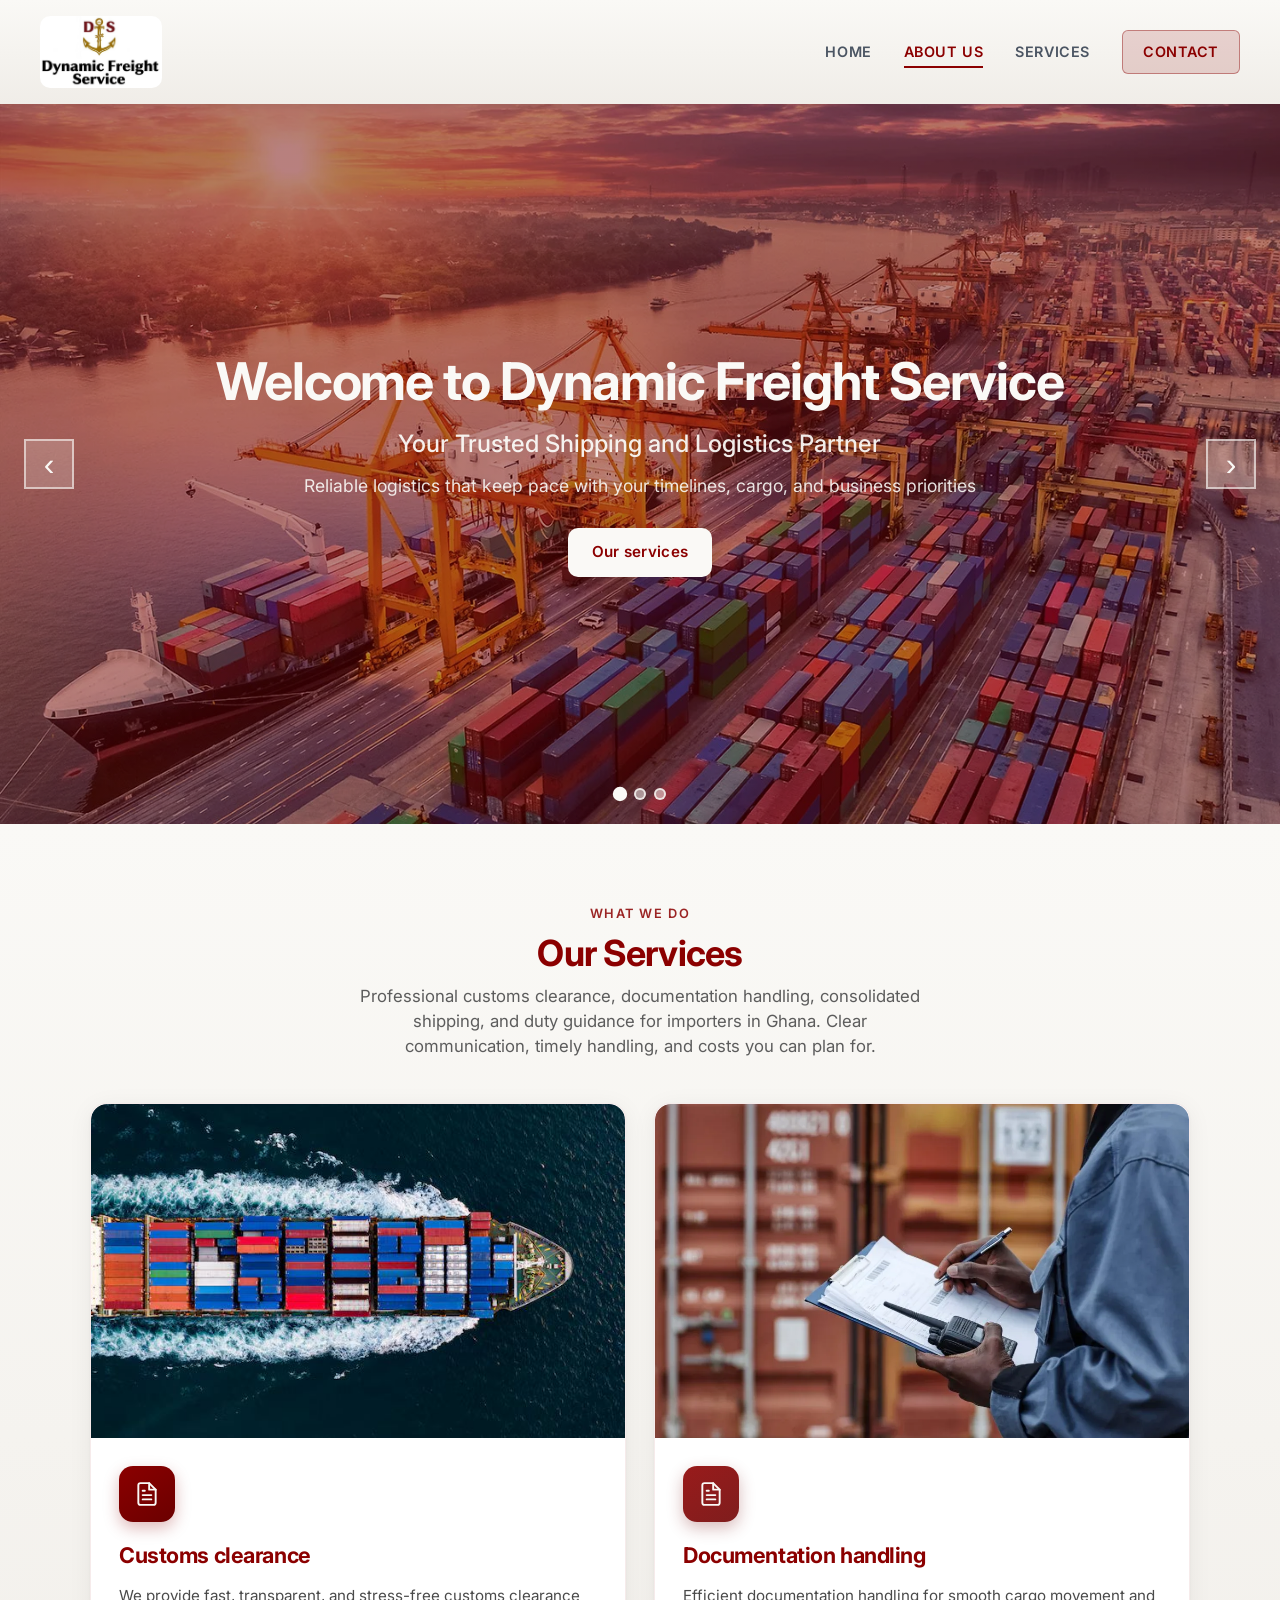
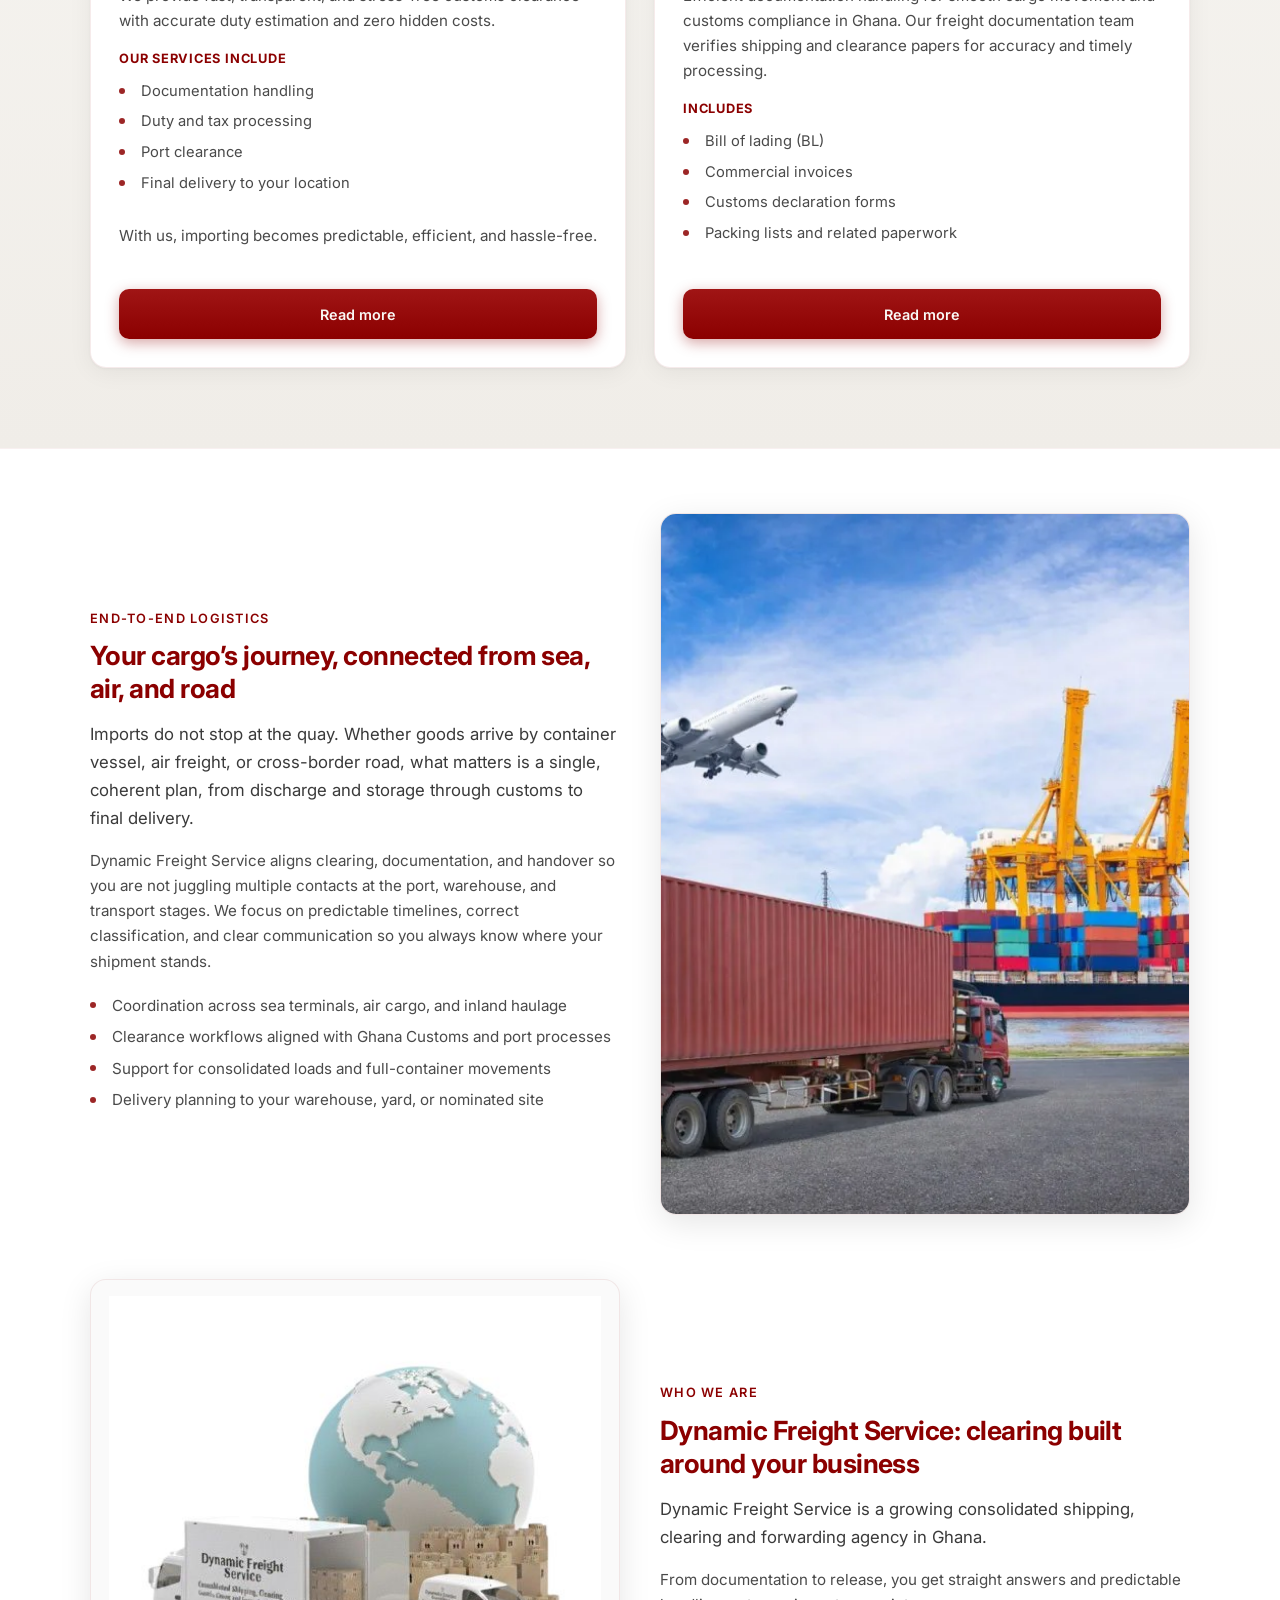
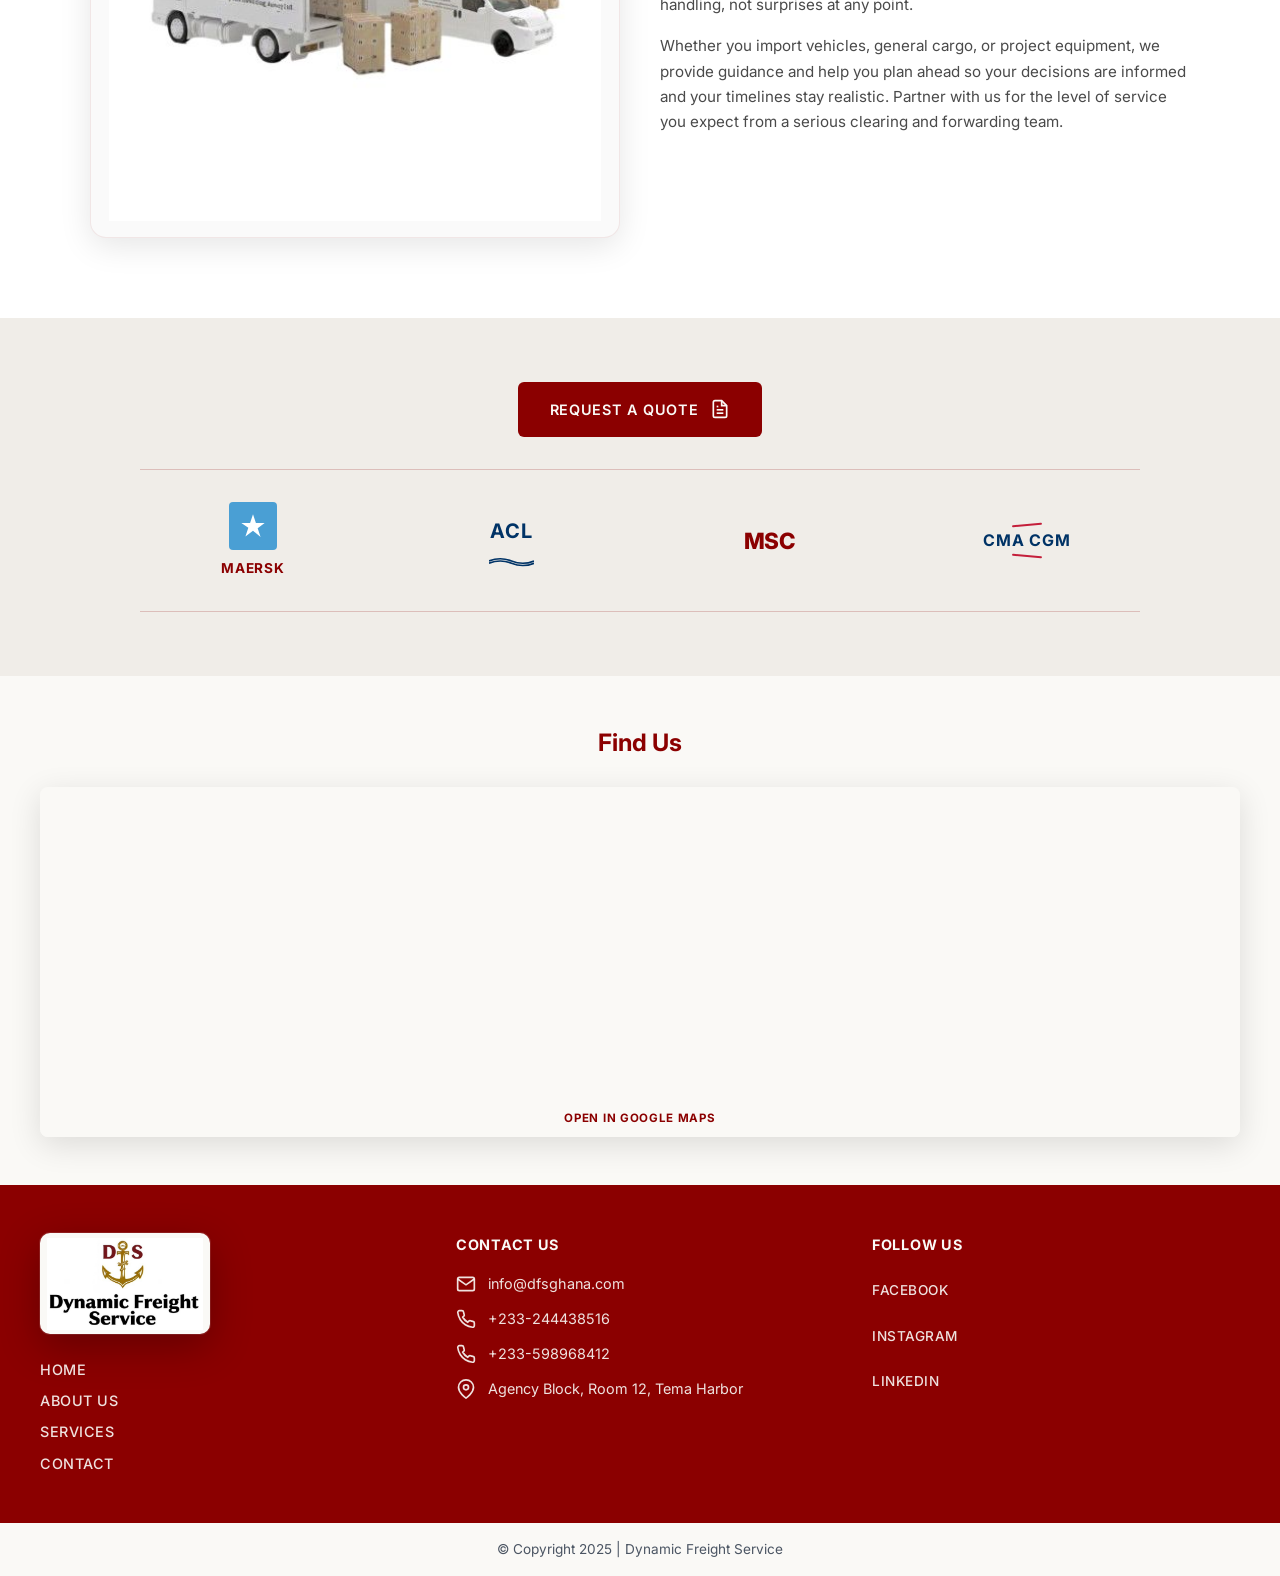
<file: index.html>
<!DOCTYPE html>
<html lang="en">
<head>
    <meta charset="UTF-8">
    <meta name="viewport" content="width=device-width, initial-scale=1.0, viewport-fit=cover">
    <meta name="theme-color" content="#8B0000">
    <meta name="apple-mobile-web-app-capable" content="yes">
    <title>Dynamic Freight Service | Shipping & Logistics</title>
    <link rel="stylesheet" href="styles.css?v=dfs-main-6">
    <link rel="preconnect" href="https://fonts.googleapis.com">
    <link rel="preconnect" href="https://fonts.gstatic.com" crossorigin>
    <link href="https://fonts.googleapis.com/css2?family=Inter:wght@400;500;600;700&display=swap" rel="stylesheet">
</head>
<body>
    <!-- Header / Navigation -->
    <header class="site-header" id="siteHeader">
        <div class="header-inner">
            <a href="#home" class="logo-area">
                <img class="logo-img" src="images/logo-cropped.png" alt="Dynamic Freight Service" width="280" height="140" loading="eager" decoding="async">
            </a>
            <nav class="main-nav" id="primaryNav" aria-label="Primary">
                <div class="nav-drawer-header">
                    <span class="nav-drawer-title">Menu</span>
                    <button type="button" class="nav-close" id="navClose" aria-label="Close menu">
                        <span class="nav-close-icon" aria-hidden="true"></span>
                    </button>
                </div>
                <a href="#home" class="nav-link active" data-nav="home">Home</a>
                <a href="#about" class="nav-link" data-nav="about">About Us</a>
                <a href="#services" class="nav-link" data-nav="services">Services</a>
                <a href="#contact" class="nav-link nav-btn" data-nav="contact">Contact</a>
            </nav>
            <button type="button" class="nav-toggle" id="navToggle" aria-expanded="false" aria-controls="primaryNav" aria-label="Open menu">
                <span class="nav-toggle-bar" aria-hidden="true"></span>
                <span class="nav-toggle-bar" aria-hidden="true"></span>
                <span class="nav-toggle-bar" aria-hidden="true"></span>
            </button>
        </div>
        <div class="nav-backdrop" id="navBackdrop" aria-hidden="true"></div>
    </header>

    <!-- Hero Slideshow -->
    <section class="hero-slideshow" id="home">
        <div class="hero-slides">
            <!-- Slide 1: Welcome -->
            <div class="hero-slide active" data-slide="0">
                <div class="hero-slide-overlay"></div>
                <div class="hero-content">
                    <h1>Welcome to Dynamic Freight Service</h1>
                    <p class="hero-tagline">Your Trusted Shipping and Logistics Partner</p>
                    <p class="hero-subtitle">Reliable logistics that keep pace with your timelines, cargo, and business priorities</p>
                    <div class="hero-actions">
                        <a href="#services" class="hero-cta hero-cta--primary">Our services</a>
                    </div>
                </div>
            </div>
            <!-- Slide 2: Customs Clearance -->
            <div class="hero-slide" data-slide="1">
                <div class="hero-slide-overlay"></div>
                <div class="hero-content">
                    <h1>Customs Clearance</h1>
                    <p class="hero-tagline">Smooth Clearance at Ghana's Ports</p>
                    <p class="hero-subtitle">Expert handling of documentation and regulatory requirements for your imports and exports</p>
                    <div class="hero-actions">
                        <button type="button" class="hero-cta hero-cta--primary" data-open-modal="quote">Get a quote</button>
                    </div>
                </div>
            </div>
            <!-- Slide 3: Duty estimation -->
            <div class="hero-slide" data-slide="2">
                <div class="hero-slide-overlay"></div>
                <div class="hero-content">
                    <h1>Duty Estimation</h1>
                    <p class="hero-tagline">Avoid surprises when importing vehicles</p>
                    <p class="hero-subtitle">Accurate duty estimates based on your vehicle details before shipment</p>
                    <div class="hero-actions">
                        <button type="button" class="hero-cta hero-cta--primary" data-open-modal="duty">Request duty estimate</button>
                    </div>
                </div>
            </div>
        </div>
        <!-- Navigation Arrows -->
        <button class="hero-arrow hero-prev" aria-label="Previous slide">‹</button>
        <button class="hero-arrow hero-next" aria-label="Next slide">›</button>
        <!-- Dot Indicators -->
        <div class="hero-dots">
            <button class="hero-dot active" data-slide="0" aria-label="Go to slide 1"></button>
            <button class="hero-dot" data-slide="1" aria-label="Go to slide 2"></button>
            <button class="hero-dot" data-slide="2" aria-label="Go to slide 3"></button>
        </div>
    </section>

    <!-- Services Section -->
    <section class="services" id="services">
        <div class="services-inner">
        <div class="services-header animate-on-scroll">
            <p class="services-kicker">What we do</p>
            <h2 class="services-heading">Our Services</h2>
            <p class="services-lead">Professional customs clearance, documentation handling, consolidated shipping, and duty guidance for importers in Ghana. Clear communication, timely handling, and costs you can plan for.</p>
        </div>
        <div class="services-grid">
            <!-- Customs Clearance -->
            <article class="service-card animate-on-scroll" style="--delay: 0ms">
                <div class="service-card-media">
                    <img src="images/customs-ship.png" alt="Container ship at sea, international shipping and customs" width="800" height="450" loading="lazy">
                </div>
                <div class="service-card-top">
                    <div class="service-icon service-icon--customs" aria-hidden="true">
                        <svg xmlns="http://www.w3.org/2000/svg" viewBox="0 0 24 24" fill="none" stroke="currentColor" stroke-width="1.75" stroke-linecap="round" stroke-linejoin="round">
                            <path d="M14 2H6a2 2 0 0 0-2 2v16a2 2 0 0 0 2 2h12a2 2 0 0 0 2-2V8z"/>
                            <path d="M14 2v6h6"/>
                            <path d="M16 13H8"/>
                            <path d="M16 17H8"/>
                            <path d="M10 9H8"/>
                        </svg>
                    </div>
                    <h3 class="service-title">Customs clearance</h3>
                    <p class="service-description">We provide fast, transparent, and stress-free customs clearance with accurate duty estimation and zero hidden costs.</p>
                    <p class="service-list-intro">Our services include</p>
                    <ul class="service-list">
                        <li>Documentation handling</li>
                        <li>Duty and tax processing</li>
                        <li>Port clearance</li>
                        <li>Final delivery to your location</li>
                    </ul>
                    <p class="service-description service-description--tight">With us, importing becomes predictable, efficient, and hassle-free.</p>
                </div>
                <div class="service-card-footer">
                    <a href="customs-clearance.html" class="service-btn">Read more</a>
                </div>
            </article>

            <!-- Documentation handling -->
            <article class="service-card animate-on-scroll" style="--delay: 90ms">
                <div class="service-card-media">
                    <picture>
                        <source type="image/webp" srcset="images/documentation-handling.webp">
                        <img src="images/documentation-handling.png" alt="Logistics officer with clipboard, paperwork, and walkie-talkie near shipping containers" width="1024" height="683" loading="lazy">
                    </picture>
                </div>
                <div class="service-card-top">
                    <div class="service-icon service-icon--docs" aria-hidden="true">
                        <svg xmlns="http://www.w3.org/2000/svg" viewBox="0 0 24 24" fill="none" stroke="currentColor" stroke-width="1.75" stroke-linecap="round" stroke-linejoin="round">
                            <path d="M14 2H6a2 2 0 0 0-2 2v16a2 2 0 0 0 2 2h12a2 2 0 0 0 2-2V8z"/>
                            <path d="M14 2v6h6"/>
                            <path d="M16 13H8"/>
                            <path d="M16 17H8"/>
                            <path d="M10 9H8"/>
                        </svg>
                    </div>
                    <h3 class="service-title">Documentation handling</h3>
                    <p class="service-description service-description--grow">Efficient documentation handling for smooth cargo movement and customs compliance in Ghana. Our freight documentation team verifies shipping and clearance papers for accuracy and timely processing.</p>
                    <p class="service-list-intro">Includes</p>
                    <ul class="service-list">
                        <li>Bill of lading (BL)</li>
                        <li>Commercial invoices</li>
                        <li>Customs declaration forms</li>
                        <li>Packing lists and related paperwork</li>
                    </ul>
                </div>
                <div class="service-card-footer">
                    <a href="customs-clearance.html#flow-docs" class="service-btn">Read more</a>
                </div>
            </article>
        </div>
        </div>
    </section>

    <!-- Rich content: logistics + company (uses remaining hero-adjacent imagery) -->
    <section class="service-spotlight" id="about" aria-label="Why Dynamic Freight Service">
        <div class="service-spotlight-inner">
            <article class="spotlight-block animate-on-scroll" style="--delay: 0ms">
                <div class="spotlight-copy">
                    <p class="spotlight-kicker">End-to-end logistics</p>
                    <h2 id="spotlight-logistics-heading" class="spotlight-heading">Your cargo’s journey, connected from sea, air, and road</h2>
                    <p class="spotlight-lead">Imports do not stop at the quay. Whether goods arrive by container vessel, air freight, or cross-border road, what matters is a single, coherent plan, from discharge and storage through customs to final delivery.</p>
                    <p class="spotlight-text">Dynamic Freight Service aligns clearing, documentation, and handover so you are not juggling multiple contacts at the port, warehouse, and transport stages. We focus on predictable timelines, correct classification, and clear communication so you always know where your shipment stands.</p>
                    <ul class="spotlight-list">
                        <li>Coordination across sea terminals, air cargo, and inland haulage</li>
                        <li>Clearance workflows aligned with Ghana Customs and port processes</li>
                        <li>Support for consolidated loads and full-container movements</li>
                        <li>Delivery planning to your warehouse, yard, or nominated site</li>
                    </ul>
                </div>
                <figure class="spotlight-media">
                    <picture>
                        <source type="image/webp" srcset="images/logistics-hub.webp">
                        <img src="images/logistics-hub.png" alt="Port cranes, cargo ship, truck, and aircraft for multimodal logistics" width="1200" height="700" loading="lazy">
                    </picture>
                </figure>
            </article>

            <article class="spotlight-block animate-on-scroll" style="--delay: 80ms">
                <figure class="spotlight-media spotlight-media--brand">
                    <img src="images/dfs-branding.png" alt="Dynamic Freight Service consolidated shipping and clearing" width="800" height="600" loading="lazy">
                </figure>
                <div class="spotlight-copy">
                    <p class="spotlight-kicker">Who we are</p>
                    <h2 class="spotlight-heading">Dynamic Freight Service: clearing built around your business</h2>
                    <p class="spotlight-lead">Dynamic Freight Service is a growing consolidated shipping, clearing and forwarding agency in Ghana.</p>
                    <p class="spotlight-text">From documentation to release, you get straight answers and predictable handling, not surprises at any point.</p>
                    <p class="spotlight-text">Whether you import vehicles, general cargo, or project equipment, we provide guidance and help you plan ahead so your decisions are informed and your timelines stay realistic. Partner with us for the level of service you expect from a serious clearing and forwarding team.</p>
                </div>
            </article>
        </div>
    </section>

    <!-- Request Quote & Shipping Lines Section -->
    <section class="quote-shipping animate-on-scroll">
        <div class="quote-shipping-inner">
            <a href="#" class="request-quote-btn" id="openQuoteModal" data-open-modal="quote">
                Request a Quote
                <svg class="quote-icon" xmlns="http://www.w3.org/2000/svg" viewBox="0 0 24 24" fill="none" stroke="currentColor" stroke-width="2">
                    <path d="M14 2H6a2 2 0 0 0-2 2v16a2 2 0 0 0 2 2h12a2 2 0 0 0 2-2V8z"/>
                    <path d="M14 2v6h6"/>
                    <path d="M16 13H8"/>
                    <path d="M16 17H8"/>
                    <path d="M10 9H8"/>
                </svg>
            </a>
            <div class="shipping-lines">
                <div class="shipping-line-logo maersk">
                    <div class="logo-icon">
                        <svg viewBox="0 0 24 24" fill="#fff"><path d="M12 2l2.5 7.5H22l-6 4.5 2.5 7.5L12 16l-6.5 5 2.5-7.5L2 9.5h7.5L12 2z"/></svg>
                    </div>
                    <span>MAERSK</span>
                </div>
                <div class="shipping-line-logo acl">
                    <span class="logo-text">ACL</span>
                    <svg class="waves" viewBox="0 0 40 8" fill="none" stroke="currentColor" stroke-width="1.5"><path d="M0 4 Q10 0 20 4 T40 4"/><path d="M0 6 Q10 2 20 6 T40 6"/></svg>
                </div>
                <div class="shipping-line-logo msc">
                    <span class="logo-text">MSC</span>
                </div>
                <div class="shipping-line-logo cmacgm">
                    <span class="logo-text">CMA CGM</span>
                </div>
            </div>
        </div>
    </section>

    <!-- Map: Google Maps embed + overlay opens maps.app location in new tab -->
    <section class="map-section animate-on-scroll">
        <h2 class="map-heading">Find Us</h2>
        <div class="map-container map-container--clickable">
            <iframe
                src="https://www.google.com/maps/embed?origin=mfe&amp;pb=!1m3!2m1!1sJ2J2%2BP8C+Agency+block+tema+harbour,+Harbour+Rd,+Tema!6i17!3m1!1sen!5m1!1sen"
                width="100%"
                height="350"
                loading="lazy"
                allowfullscreen
                referrerpolicy="no-referrer-when-downgrade"
                title="Dynamic Freight Service | Agency Block, Room 12, Tema Harbor">
            </iframe>
            <p class="map-hint-badge" aria-hidden="true">Open in Google Maps</p>
            <a href="https://maps.app.goo.gl/wc2UNzxjqqn8cNpu6?g_st=iw" target="_blank" rel="noopener noreferrer" class="map-overlay-link" aria-label="Open Dynamic Freight Service location in Google Maps" title="Open in Google Maps"></a>
        </div>
    </section>

    <!-- Footer -->
    <footer class="site-footer animate-on-scroll" id="contact">
        <div class="footer-main">
            <div class="footer-inner">
                <div class="footer-col footer-brand">
                    <div class="footer-logo-area">
                        <div class="footer-logo-frame">
                            <img class="footer-logo-img" src="images/logo-cropped.png" alt="Dynamic Freight Service" width="280" height="140" loading="lazy" decoding="async">
                        </div>
                    </div>
                    <nav class="footer-nav" aria-label="Footer">
                        <a href="#home">Home</a>
                        <a href="#about">About Us</a>
                        <a href="#services">Services</a>
                        <a href="#contact">Contact</a>
                    </nav>
                </div>
                <div class="footer-col footer-contact">
                    <h4>Contact Us</h4>
                    <div class="contact-item">
                        <svg class="contact-icon" viewBox="0 0 24 24" fill="none" stroke="currentColor" stroke-width="2"><path d="M4 4h16c1.1 0 2 .9 2 2v12c0 1.1-.9 2-2 2H4c-1.1 0-2-.9-2-2V6c0-1.1.9-2 2-2z"/><path d="M22 6l-10 7L2 6"/></svg>
                        <span>info@dfsghana.com</span>
                    </div>
                    <div class="contact-item">
                        <svg class="contact-icon" viewBox="0 0 24 24" fill="none" stroke="currentColor" stroke-width="2"><path d="M22 16.92v3a2 2 0 0 1-2.18 2 19.79 19.79 0 0 1-8.63-3.07 19.5 19.5 0 0 1-6-6 19.79 19.79 0 0 1-3.07-8.67A2 2 0 0 1 4.11 2h3a2 2 0 0 1 2 1.72 12.84 12.84 0 0 0 .7 2.81 2 2 0 0 1-.45 2.11L8.09 9.91a16 16 0 0 0 6 6l1.27-1.27a2 2 0 0 1 2.11-.45 12.84 12.84 0 0 0 2.81.7A2 2 0 0 1 22 16.92z"/></svg>
                        <a href="tel:+233244438516">+233-244438516</a>
                    </div>
                    <div class="contact-item">
                        <svg class="contact-icon" viewBox="0 0 24 24" fill="none" stroke="currentColor" stroke-width="2"><path d="M22 16.92v3a2 2 0 0 1-2.18 2 19.79 19.79 0 0 1-8.63-3.07 19.5 19.5 0 0 1-6-6 19.79 19.79 0 0 1-3.07-8.67A2 2 0 0 1 4.11 2h3a2 2 0 0 1 2 1.72 12.84 12.84 0 0 0 .7 2.81 2 2 0 0 1-.45 2.11L8.09 9.91a16 16 0 0 0 6 6l1.27-1.27a2 2 0 0 1 2.11-.45 12.84 12.84 0 0 0 2.81.7A2 2 0 0 1 22 16.92z"/></svg>
                        <a href="tel:+233598968412">+233-598968412</a>
                    </div>
                    <div class="contact-item">
                        <svg class="contact-icon" viewBox="0 0 24 24" fill="none" stroke="currentColor" stroke-width="2"><path d="M21 10c0 7-9 13-9 13s-9-6-9-13a9 9 0 0 1 18 0z"/><circle cx="12" cy="10" r="3"/></svg>
                        <a href="https://maps.app.goo.gl/wc2UNzxjqqn8cNpu6?g_st=iw" target="_blank" rel="noopener noreferrer" aria-label="Open Dynamic Freight Service location in Google Maps">Agency Block, Room 12, Tema Harbor</a>
                    </div>
                </div>
                <div class="footer-col footer-social">
                    <h4>Follow Us</h4>
                    <div class="social-buttons">
                        <a href="#" class="social-btn" title="Facebook">Facebook</a>
                        <a href="#" class="social-btn" title="Instagram">Instagram</a>
                        <a href="#" class="social-btn" title="LinkedIn">LinkedIn</a>
                    </div>
                </div>
            </div>
        </div>
        <div class="footer-bottom">
            <p>© Copyright 2025 | Dynamic Freight Service</p>
        </div>
    </footer>

    <!-- Request a Quote Modal -->
    <div class="modal-overlay" id="quoteModal">
        <div class="modal-content">
            <button class="modal-close" id="closeQuoteModal" aria-label="Close">&times;</button>
            <h2 class="modal-title">Request a Quote</h2>
            <form class="quote-form">
                <div class="form-row">
                    <div class="form-group">
                        <label for="fullName">Full Name *</label>
                        <input type="text" id="fullName" name="fullName" required placeholder="Full Name *">
                    </div>
                    <div class="form-group">
                        <label for="email">Email *</label>
                        <input type="email" id="email" name="email" required placeholder="Email *">
                    </div>
                </div>
                <div class="form-row">
                    <div class="form-group">
                        <label for="phone">Phone</label>
                        <input type="tel" id="phone" name="phone" placeholder="+233-244438516" autocomplete="tel">
                    </div>
                    <div class="form-group">
                        <label for="website">Website</label>
                        <input type="url" id="website" name="website" placeholder="Website">
                    </div>
                </div>
                <div class="form-group form-full">
                    <label for="subject">Subject</label>
                    <input type="text" id="subject" name="subject" placeholder="Subject">
                </div>
                <div class="form-group form-full">
                    <label for="message">Message</label>
                    <textarea id="message" name="message" rows="5" placeholder="Message"></textarea>
                </div>
                <button type="submit" class="submit-btn">Send Message</button>
            </form>
        </div>
    </div>

    <!-- Vehicle Duty Estimation Modal -->
    <div class="modal-overlay duty-modal-overlay" id="dutyModal">
        <div class="modal-content duty-modal-content">
            <button class="modal-close duty-modal-close" id="closeDutyModal" aria-label="Close">&times;</button>
            <div class="duty-modal-body" id="dutyModalFormView">
                <header class="duty-modal-header">
                    <h2 class="duty-modal-title" id="dutyModalHeading">Vehicle duty estimation</h2>
                    <p class="duty-modal-intro">Enter your VIN and WhatsApp number. We will send your duty estimate on WhatsApp. Add an email if you would like a copy in your inbox (optional).</p>
                </header>
                <form class="duty-form" id="dutyForm" aria-labelledby="dutyModalHeading">
                    <div class="form-group form-full">
                        <label for="dutyVin">VIN (Vehicle Identification Number) <abbr class="duty-required" title="required">*</abbr></label>
                        <input type="text" id="dutyVin" name="vin" required autocomplete="off" inputmode="text" placeholder="17-character VIN">
                    </div>
                    <div class="form-group form-full">
                        <label for="dutyWhatsApp">WhatsApp phone number <abbr class="duty-required" title="required">*</abbr></label>
                        <input type="tel" id="dutyWhatsApp" name="whatsapp" required autocomplete="tel" inputmode="tel" placeholder="e.g. +233 55 123 4567">
                    </div>
                    <div class="form-group form-full">
                        <label for="dutyEmail">Email <span class="duty-optional">(optional)</span></label>
                        <input type="email" id="dutyEmail" name="email" autocomplete="email" placeholder="name@company.com">
                    </div>
                    <button type="submit" class="duty-submit-btn">Submit request</button>
                </form>
            </div>
            <div class="duty-success" id="dutyModalSuccess" hidden>
                <div class="duty-success-inner">
                    <p class="duty-success-title">Thank you</p>
                    <p class="duty-success-text">Your request has been received. Our team will send your duty estimate via WhatsApp within 24 hours. If you added an email, we may also send a copy there.</p>
                </div>
                <button type="button" class="duty-submit-btn duty-success-close" id="closeDutySuccess">Close</button>
            </div>
        </div>
    </div>

    <script>
        // Hero Slideshow
        const heroSlides = document.querySelectorAll('.hero-slide');
        const heroDots = document.querySelectorAll('.hero-dot');
        const heroPrev = document.querySelector('.hero-prev');
        const heroNext = document.querySelector('.hero-next');
        let currentSlide = 0;
        let slideInterval;

        function goToSlide(index) {
            heroSlides.forEach(s => s.classList.remove('active'));
            heroDots.forEach(d => d.classList.remove('active'));
            currentSlide = (index + heroSlides.length) % heroSlides.length;
            heroSlides[currentSlide].classList.add('active');
            heroDots[currentSlide].classList.add('active');
        }

        function nextSlide() { goToSlide(currentSlide + 1); }
        function prevSlide() { goToSlide(currentSlide - 1); }

        function startAutoPlay() {
            slideInterval = setInterval(nextSlide, 5000);
        }
        function stopAutoPlay() {
            clearInterval(slideInterval);
        }

        heroPrev.addEventListener('click', () => { prevSlide(); });
        heroNext.addEventListener('click', () => { nextSlide(); });
        heroDots.forEach((dot, i) => dot.addEventListener('click', () => { goToSlide(i); }));

        // Hero auto-play disabled to prevent slide transitions from
        // overlapping with user scroll. Slides remain navigable manually.

        // Quote Modal
        const modal = document.getElementById('quoteModal');
        const closeBtn = document.getElementById('closeQuoteModal');

        function openQuoteModal() {
            modal.classList.add('modal-open');
            document.body.style.overflow = 'hidden';
        }

        document.querySelectorAll('[data-open-modal="quote"]').forEach(function (btn) {
            btn.addEventListener('click', function (e) {
                e.preventDefault();
                openQuoteModal();
            });
        });

        closeBtn.addEventListener('click', function() {
            modal.classList.remove('modal-open');
            document.body.style.overflow = '';
        });

        modal.addEventListener('click', function(e) {
            if (e.target === modal) {
                modal.classList.remove('modal-open');
                document.body.style.overflow = '';
            }
        });

        document.querySelector('.quote-form').addEventListener('submit', function(e) {
            e.preventDefault();
            alert('Thank you! Your quote request has been sent. We will contact you soon.');
            modal.classList.remove('modal-open');
            document.body.style.overflow = '';
        });

        // Vehicle Duty Estimation Modal
        const dutyModal = document.getElementById('dutyModal');
        const closeDutyBtn = document.getElementById('closeDutyModal');
        const dutyForm = document.getElementById('dutyForm');
        const dutyFormView = document.getElementById('dutyModalFormView');
        const dutySuccess = document.getElementById('dutyModalSuccess');
        const closeDutySuccess = document.getElementById('closeDutySuccess');

        function resetDutyModal() {
            dutyForm.reset();
            dutyFormView.removeAttribute('hidden');
            dutySuccess.setAttribute('hidden', '');
        }

        function openDutyModalFn(e) {
            if (e) e.preventDefault();
            resetDutyModal();
            dutyModal.classList.add('modal-open');
            document.body.style.overflow = 'hidden';
        }

        function closeDutyModalFn() {
            dutyModal.classList.remove('modal-open');
            document.body.style.overflow = '';
            resetDutyModal();
        }

        document.querySelectorAll('[data-open-modal="duty"]').forEach(function (btn) {
            btn.addEventListener('click', openDutyModalFn);
        });
        closeDutyBtn.addEventListener('click', closeDutyModalFn);
        closeDutySuccess.addEventListener('click', closeDutyModalFn);

        dutyModal.addEventListener('click', function(e) {
            if (e.target === dutyModal) closeDutyModalFn();
        });

        dutyForm.addEventListener('submit', function(e) {
            e.preventDefault();
            dutyFormView.setAttribute('hidden', '');
            dutySuccess.removeAttribute('hidden');
        });

        // Scroll-triggered animations + header shadow
        const headerEl = document.getElementById('siteHeader');
        const navToggle = document.getElementById('navToggle');
        const navBackdrop = document.getElementById('navBackdrop');
        const primaryNav = document.getElementById('primaryNav');

        function closeMobileNav() {
            if (!headerEl) return;
            headerEl.classList.remove('nav-open');
            if (navToggle) {
                navToggle.setAttribute('aria-expanded', 'false');
                navToggle.setAttribute('aria-label', 'Open menu');
            }
            if (navBackdrop) navBackdrop.setAttribute('aria-hidden', 'true');
            document.body.style.overflow = '';
        }

        function openMobileNav() {
            if (!headerEl) return;
            headerEl.classList.add('nav-open');
            if (navToggle) {
                navToggle.setAttribute('aria-expanded', 'true');
                navToggle.setAttribute('aria-label', 'Close menu');
            }
            if (navBackdrop) navBackdrop.setAttribute('aria-hidden', 'false');
            document.body.style.overflow = 'hidden';
        }

        function toggleMobileNav() {
            if (headerEl && headerEl.classList.contains('nav-open')) closeMobileNav();
            else openMobileNav();
        }

        if (navToggle) {
            navToggle.addEventListener('click', function () {
                toggleMobileNav();
            });
        }

        if (navBackdrop) {
            navBackdrop.addEventListener('click', closeMobileNav);
        }

        const navClose = document.getElementById('navClose');
        if (navClose) {
            navClose.addEventListener('click', closeMobileNav);
        }

        if (primaryNav) {
            primaryNav.querySelectorAll('a[href^="#"]').forEach(function (a) {
                a.addEventListener('click', function () {
                    if (window.matchMedia('(max-width: 900px)').matches) closeMobileNav();
                });
            });
        }

        window.addEventListener('resize', function () {
            if (window.innerWidth > 900) closeMobileNav();
        });

        document.addEventListener('keydown', function(e) {
            if (e.key !== 'Escape') return;
            if (headerEl && headerEl.classList.contains('nav-open')) {
                closeMobileNav();
                return;
            }
            if (dutyModal.classList.contains('modal-open')) {
                closeDutyModalFn();
            } else if (modal.classList.contains('modal-open')) {
                modal.classList.remove('modal-open');
                document.body.style.overflow = '';
            }
        });

        function updateHeaderScroll() {
            if (headerEl) headerEl.classList.toggle('is-scrolled', window.scrollY > 24);
        }
        window.addEventListener('scroll', updateHeaderScroll, { passive: true });
        updateHeaderScroll();

        if (!window.matchMedia('(prefers-reduced-motion: reduce)').matches) {
            const animated = document.querySelectorAll('.animate-on-scroll');
            const io = new IntersectionObserver(
                function (entries) {
                    entries.forEach(function (entry) {
                        if (!entry.isIntersecting) return;
                        entry.target.classList.add('is-visible');
                        io.unobserve(entry.target);
                    });
                },
                { threshold: 0.12, rootMargin: '0px 0px -8% 0px' }
            );
            animated.forEach(function (el) { io.observe(el); });
        } else {
            document.querySelectorAll('.animate-on-scroll').forEach(function (el) {
                el.classList.add('is-visible');
            });
        }

        // Nav: scroll spy via IntersectionObserver (no layout reads on scroll)
        const navSectionIds = ['home', 'services', 'about', 'contact'];
        const navAnchors = document.querySelectorAll('.main-nav a[data-nav]');
        const navSections = navSectionIds
            .map(function (id) { return document.getElementById(id); })
            .filter(Boolean);

        function setActiveNav(id) {
            navAnchors.forEach(function (a) {
                a.classList.toggle('active', a.getAttribute('data-nav') === id);
            });
        }

        function getHeaderOffset() {
            return window.innerWidth <= 900 ? 88 : 120;
        }

        const sectionsAboveLine = new Set();
        let navObserver = null;

        function pickActive() {
            let active = 'home';
            navSectionIds.forEach(function (id) {
                if (sectionsAboveLine.has(id)) active = id;
            });
            setActiveNav(active);
        }

        function buildNavObserver() {
            if (navObserver) navObserver.disconnect();
            sectionsAboveLine.clear();
            const offset = getHeaderOffset();
            navObserver = new IntersectionObserver(
                function (entries) {
                    entries.forEach(function (entry) {
                        if (entry.boundingClientRect.top <= offset) {
                            sectionsAboveLine.add(entry.target.id);
                        } else {
                            sectionsAboveLine.delete(entry.target.id);
                        }
                    });
                    pickActive();
                },
                {
                    rootMargin: '-' + offset + 'px 0px 0px 0px',
                    threshold: [0, 1]
                }
            );
            navSections.forEach(function (s) { navObserver.observe(s); });
        }

        buildNavObserver();

        let resizeTimer = null;
        window.addEventListener('resize', function () {
            clearTimeout(resizeTimer);
            resizeTimer = setTimeout(buildNavObserver, 200);
        }, { passive: true });

        navAnchors.forEach(function (a) {
            a.addEventListener('click', function () {
                const id = a.getAttribute('data-nav');
                if (id) setActiveNav(id);
            });
        });
    </script>
</body>
</html>
</file>
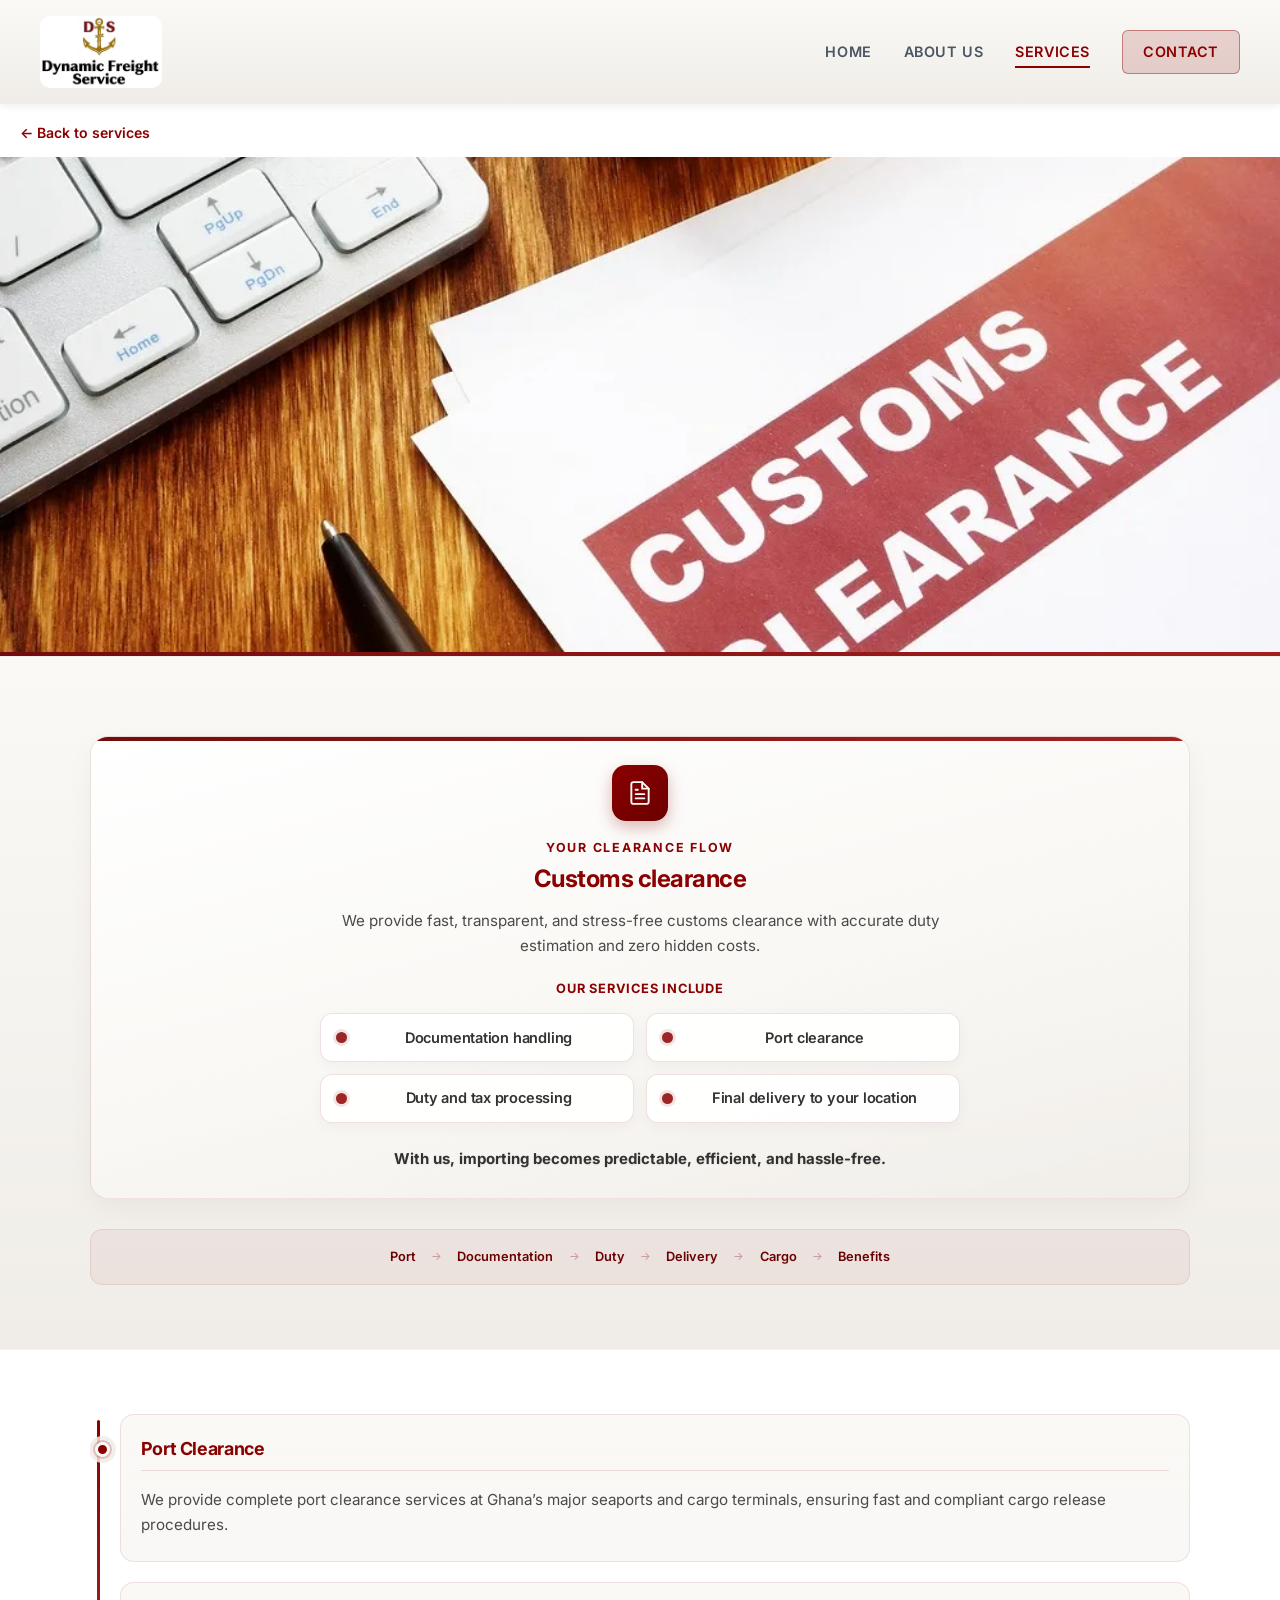
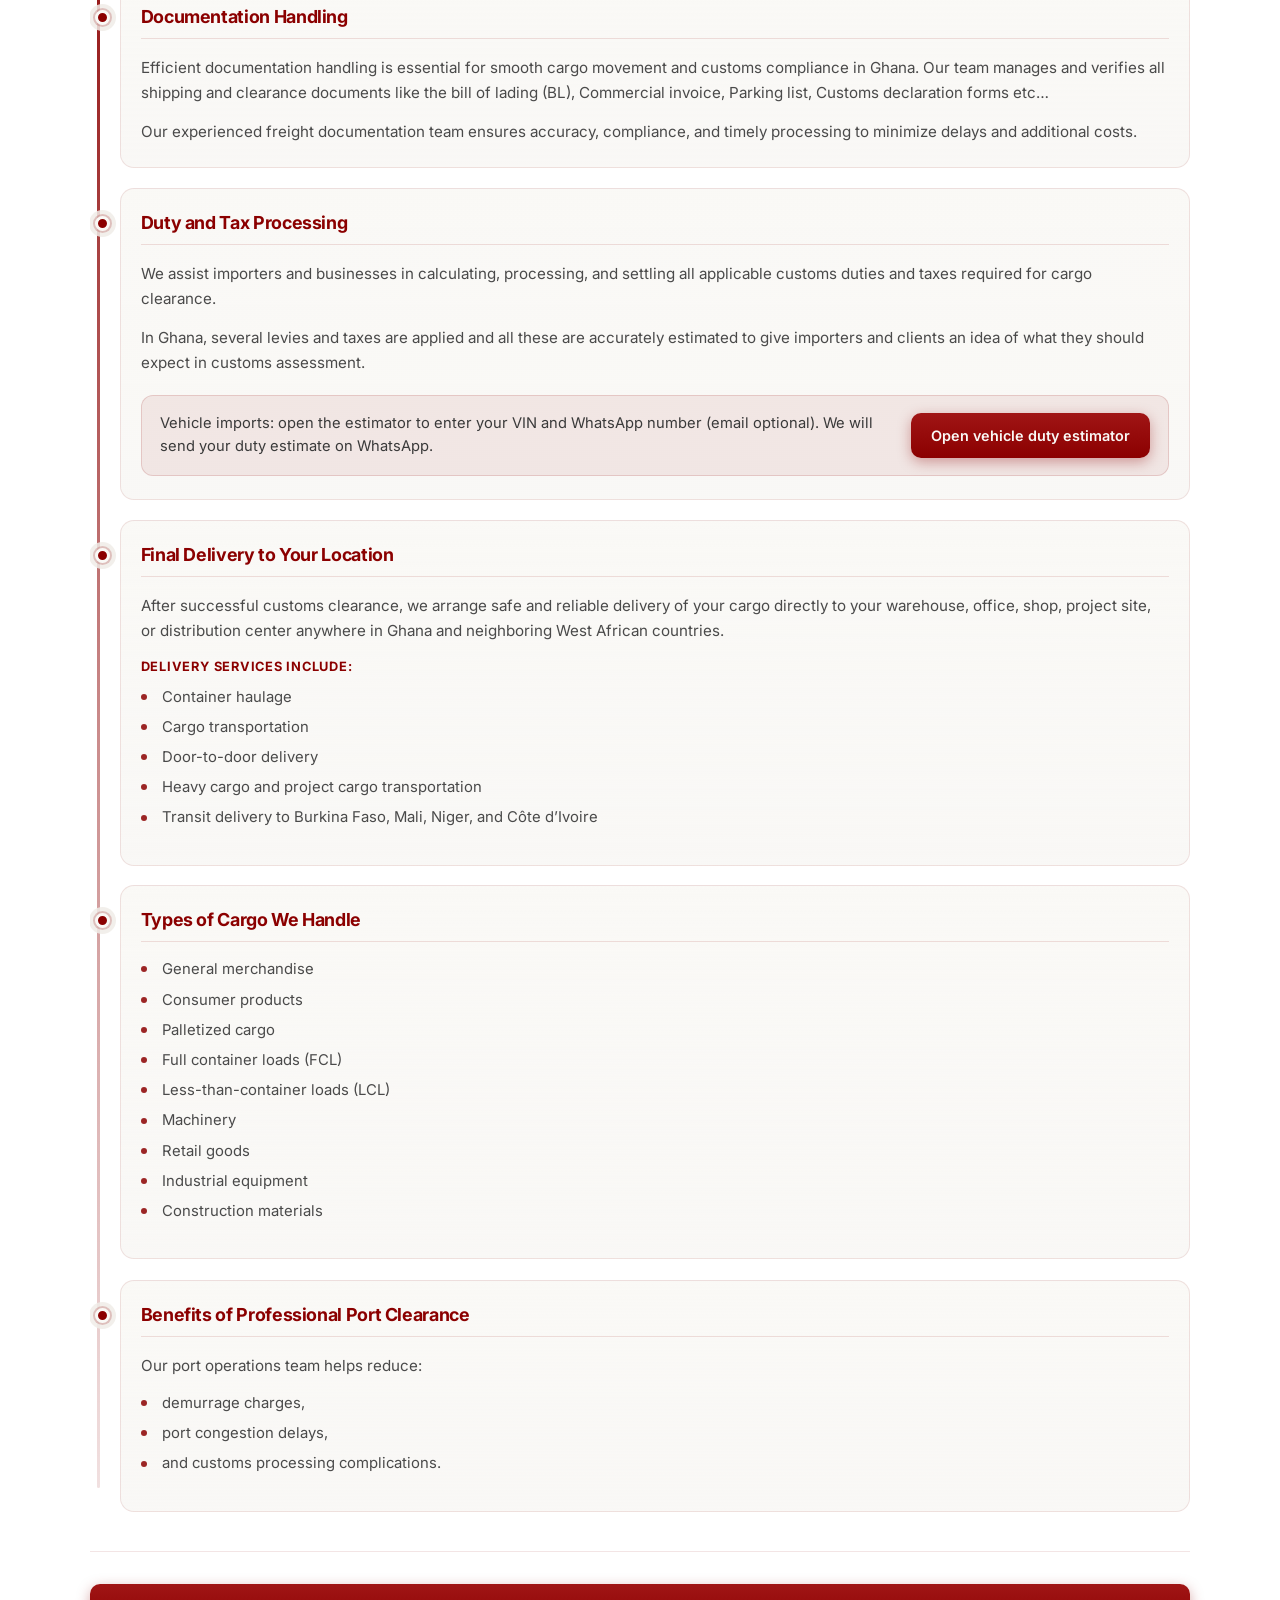
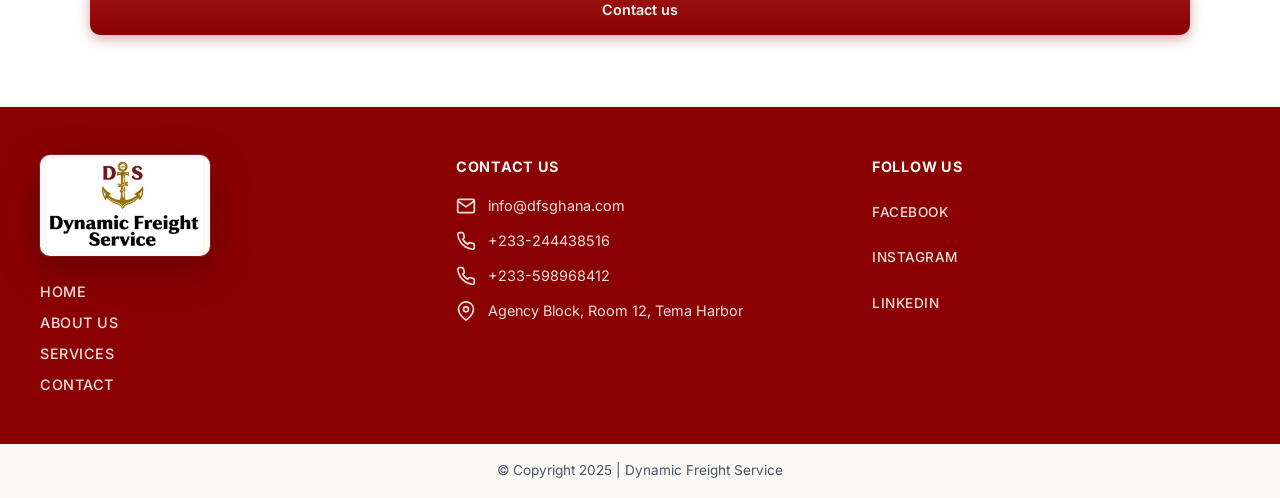
<file: customs-clearance.html>
<!DOCTYPE html>
<html lang="en">
<head>
    <meta charset="UTF-8">
    <meta name="viewport" content="width=device-width, initial-scale=1.0, viewport-fit=cover">
    <meta name="theme-color" content="#8B0000">
    <meta name="apple-mobile-web-app-capable" content="yes">
    <title>Customs clearance | Dynamic Freight Service</title>
    <link rel="stylesheet" href="styles.css?v=dfs-cc-21">
    <link rel="preconnect" href="https://fonts.googleapis.com">
    <link rel="preconnect" href="https://fonts.gstatic.com" crossorigin>
    <link href="https://fonts.googleapis.com/css2?family=Inter:wght@400;500;600;700&display=swap" rel="stylesheet">
</head>
<body class="page-customs-flow">
    <header class="site-header" id="siteHeader">
        <div class="header-inner">
            <a href="index.html" class="logo-area">
                <img class="logo-img" src="images/logo-cropped.png" alt="Dynamic Freight Service" width="280" height="140" loading="eager" decoding="async">
            </a>
            <nav class="main-nav" id="primaryNav" aria-label="Primary">
                <div class="nav-drawer-header">
                    <span class="nav-drawer-title">Menu</span>
                    <button type="button" class="nav-close" id="navClose" aria-label="Close menu">
                        <span class="nav-close-icon" aria-hidden="true"></span>
                    </button>
                </div>
                <a href="index.html" class="nav-link">Home</a>
                <a href="index.html#about" class="nav-link">About Us</a>
                <a href="index.html#services" class="nav-link active">Services</a>
                <a href="index.html#contact" class="nav-link nav-btn">Contact</a>
            </nav>
            <button type="button" class="nav-toggle" id="navToggle" aria-expanded="false" aria-controls="primaryNav" aria-label="Open menu">
                <span class="nav-toggle-bar" aria-hidden="true"></span>
                <span class="nav-toggle-bar" aria-hidden="true"></span>
                <span class="nav-toggle-bar" aria-hidden="true"></span>
            </button>
        </div>
        <div class="nav-backdrop" id="navBackdrop" aria-hidden="true"></div>
    </header>

    <!-- Hero + divider: full-bleed under header (same rhythm as homepage hero → first section) -->
    <div class="customs-hero-shell">
        <div class="service-detail-hero">
            <div class="detail-back-bar">
                <a href="index.html#services" class="detail-back-link">← Back to services</a>
            </div>
            <div class="service-detail-media">
                <picture>
                    <source type="image/webp" srcset="images/customs-clearance-desk.webp">
                    <img src="images/customs-clearance-desk.png" alt="Customs clearance paperwork and documentation" width="800" height="450" loading="eager">
                </picture>
            </div>
        </div>
        <div class="service-detail-divider" aria-hidden="true"></div>
    </div>

    <main class="customs-detail-page" id="top">
        <section class="services customs-clearance-intro animate-on-scroll">
            <div class="services-inner">
                <header class="flow-intro">
                    <div class="service-icon service-icon--customs service-detail-icon" aria-hidden="true">
                        <svg xmlns="http://www.w3.org/2000/svg" viewBox="0 0 24 24" fill="none" stroke="currentColor" stroke-width="1.75" stroke-linecap="round" stroke-linejoin="round">
                            <path d="M14 2H6a2 2 0 0 0-2 2v16a2 2 0 0 0 2 2h12a2 2 0 0 0 2-2V8z"/>
                            <path d="M14 2v6h6"/>
                            <path d="M16 13H8"/>
                            <path d="M16 17H8"/>
                            <path d="M10 9H8"/>
                        </svg>
                    </div>
                    <p class="flow-intro-kicker">Your clearance flow</p>
                    <h1 class="service-detail-title flow-intro-title">Customs clearance</h1>
                    <p class="service-description flow-intro-lead">We provide fast, transparent, and stress-free customs clearance with accurate duty estimation and zero hidden costs.</p>
                    <div class="flow-intro-include">
                        <p class="service-list-intro flow-intro-services-heading" id="flow-intro-services-label">Our services include</p>
                        <ul class="flow-intro-services" aria-labelledby="flow-intro-services-label">
                            <li>
                                <a href="#flow-docs" class="flow-intro-service-link" aria-label="Go to Documentation handling">
                                    <span class="flow-intro-service-cue" aria-hidden="true"></span>
                                    <span class="flow-intro-service-label">Documentation handling</span>
                                </a>
                            </li>
                            <li>
                                <a href="#flow-port" class="flow-intro-service-link" aria-label="Go to Port clearance">
                                    <span class="flow-intro-service-cue" aria-hidden="true"></span>
                                    <span class="flow-intro-service-label">Port clearance</span>
                                </a>
                            </li>
                            <li>
                                <a href="#flow-duty" class="flow-intro-service-link" aria-label="Go to Duty and tax processing">
                                    <span class="flow-intro-service-cue" aria-hidden="true"></span>
                                    <span class="flow-intro-service-label">Duty and tax processing</span>
                                </a>
                            </li>
                            <li>
                                <a href="#flow-delivery" class="flow-intro-service-link" aria-label="Go to Final delivery to your location">
                                    <span class="flow-intro-service-cue" aria-hidden="true"></span>
                                    <span class="flow-intro-service-label">Final delivery to your location</span>
                                </a>
                            </li>
                        </ul>
                    </div>
                    <p class="service-description flow-intro-tagline">With us, importing becomes predictable, efficient, and hassle-free.</p>
                </header>

                <nav class="flow-rail" aria-label="Topics on this page">
                    <a class="flow-rail-link" href="#flow-port">Port</a>
                    <span class="flow-rail-sep" aria-hidden="true">→</span>
                    <a class="flow-rail-link" href="#flow-docs">Documentation</a>
                    <span class="flow-rail-sep" aria-hidden="true">→</span>
                    <a class="flow-rail-link" href="#flow-duty">Duty</a>
                    <span class="flow-rail-sep" aria-hidden="true">→</span>
                    <a class="flow-rail-link" href="#flow-delivery">Delivery</a>
                    <span class="flow-rail-sep" aria-hidden="true">→</span>
                    <a class="flow-rail-link" href="#flow-cargo">Cargo</a>
                    <span class="flow-rail-sep" aria-hidden="true">→</span>
                    <a class="flow-rail-link" href="#flow-benefits">Benefits</a>
                </nav>
            </div>
        </section>

        <section class="service-spotlight customs-clearance-flow animate-on-scroll">
            <div class="service-spotlight-inner">
                <div class="customs-flow">
                    <section class="flow-block" id="flow-port" aria-labelledby="flow-port-heading">
                        <div class="flow-block-inner">
                            <h2 class="flow-block-title" id="flow-port-heading">Port Clearance</h2>
                            <div class="flow-block-body">
                                <p class="detail-prose">We provide complete port clearance services at Ghana’s major seaports and cargo terminals, ensuring fast and compliant cargo release procedures.</p>
                            </div>
                        </div>
                    </section>

                    <section class="flow-block" id="flow-docs" aria-labelledby="flow-docs-heading">
                        <div class="flow-block-inner">
                            <h2 class="flow-block-title" id="flow-docs-heading">Documentation Handling</h2>
                            <div class="flow-block-body">
                                <p class="detail-prose">Efficient documentation handling is essential for smooth cargo movement and customs compliance in Ghana. Our team manages and verifies all shipping and clearance documents like the bill of lading (BL), Commercial invoice, Parking list, Customs declaration forms etc…</p>
                                <p class="detail-prose">Our experienced freight documentation team ensures accuracy, compliance, and timely processing to minimize delays and additional costs.</p>
                            </div>
                        </div>
                    </section>

                    <section class="flow-block" id="flow-duty" aria-labelledby="flow-duty-heading">
                        <div class="flow-block-inner">
                            <h2 class="flow-block-title" id="flow-duty-heading">Duty and Tax Processing</h2>
                            <div class="flow-block-body">
                                <p class="detail-prose">We assist importers and businesses in calculating, processing, and settling all applicable customs duties and taxes required for cargo clearance.</p>
                                <p class="detail-prose">In Ghana, several levies and taxes are applied and all these are accurately estimated to give importers and clients an idea of what they should expect in customs assessment.</p>
                                <div class="duty-callout">
                                    <p class="duty-callout-text">Vehicle imports: open the estimator to enter your VIN and WhatsApp number (email optional). We will send your duty estimate on WhatsApp.</p>
                                    <button type="button" class="service-btn duty-callout-btn" data-open-modal="duty">Open vehicle duty estimator</button>
                                </div>
                            </div>
                        </div>
                    </section>

                    <section class="flow-block" id="flow-delivery" aria-labelledby="flow-delivery-heading">
                        <div class="flow-block-inner">
                            <h2 class="flow-block-title" id="flow-delivery-heading">Final Delivery to Your Location</h2>
                            <div class="flow-block-body">
                                <p class="detail-prose">After successful customs clearance, we arrange safe and reliable delivery of your cargo directly to your warehouse, office, shop, project site, or distribution center anywhere in Ghana and neighboring West African countries.</p>
                                <p class="service-list-intro detail-list-kicker flow-deliver-kicker">Delivery Services Include:</p>
                                <ul class="detail-list flow-checklist">
                                    <li>Container haulage</li>
                                    <li>Cargo transportation</li>
                                    <li>Door-to-door delivery</li>
                                    <li>Heavy cargo and project cargo transportation</li>
                                    <li>Transit delivery to Burkina Faso, Mali, Niger, and Côte d’Ivoire</li>
                                </ul>
                            </div>
                        </div>
                    </section>

                    <section class="flow-block" id="flow-cargo" aria-labelledby="flow-cargo-heading">
                        <div class="flow-block-inner">
                            <h2 class="flow-block-title" id="flow-cargo-heading">Types of Cargo We Handle</h2>
                            <div class="flow-block-body">
                                <ul class="detail-list flow-checklist">
                                    <li>General merchandise</li>
                                    <li>Consumer products</li>
                                    <li>Palletized cargo</li>
                                    <li>Full container loads (FCL)</li>
                                    <li>Less-than-container loads (LCL)</li>
                                    <li>Machinery</li>
                                    <li>Retail goods</li>
                                    <li>Industrial equipment</li>
                                    <li>Construction materials</li>
                                </ul>
                            </div>
                        </div>
                    </section>

                    <section class="flow-block" id="flow-benefits" aria-labelledby="flow-benefits-heading">
                        <div class="flow-block-inner">
                            <h2 class="flow-block-title" id="flow-benefits-heading">Benefits of Professional Port Clearance</h2>
                            <div class="flow-block-body">
                                <p class="detail-prose detail-prose--tight">Our port operations team helps reduce:</p>
                                <ul class="detail-list flow-checklist">
                                    <li>demurrage charges,</li>
                                    <li>port congestion delays,</li>
                                    <li>and customs processing complications.</li>
                                </ul>
                            </div>
                        </div>
                    </section>
                </div>

                <div class="flow-outro">
                    <div class="service-detail-footer customs-detail-footer">
                        <a href="index.html#contact" class="service-btn">Contact us</a>
                    </div>
                </div>
            </div>
        </section>
    </main>

    <!-- Vehicle Duty Estimation Modal -->
    <div class="modal-overlay duty-modal-overlay" id="dutyModal">
        <div class="modal-content duty-modal-content">
            <button class="modal-close duty-modal-close" id="closeDutyModal" aria-label="Close">&times;</button>
            <div class="duty-modal-body" id="dutyModalFormView">
                <header class="duty-modal-header">
                    <h2 class="duty-modal-title" id="dutyModalHeading">Vehicle duty estimation</h2>
                    <p class="duty-modal-intro">Enter your VIN and WhatsApp number. We will send your duty estimate on WhatsApp. Add an email if you would like a copy in your inbox (optional).</p>
                </header>
                <form class="duty-form" id="dutyForm" aria-labelledby="dutyModalHeading">
                    <div class="form-group form-full">
                        <label for="dutyVin">VIN (Vehicle Identification Number) <abbr class="duty-required" title="required">*</abbr></label>
                        <input type="text" id="dutyVin" name="vin" required autocomplete="off" inputmode="text" placeholder="17-character VIN">
                    </div>
                    <div class="form-group form-full">
                        <label for="dutyWhatsApp">WhatsApp phone number <abbr class="duty-required" title="required">*</abbr></label>
                        <input type="tel" id="dutyWhatsApp" name="whatsapp" required autocomplete="tel" inputmode="tel" placeholder="e.g. +233 55 123 4567">
                    </div>
                    <div class="form-group form-full">
                        <label for="dutyEmail">Email <span class="duty-optional">(optional)</span></label>
                        <input type="email" id="dutyEmail" name="email" autocomplete="email" placeholder="name@company.com">
                    </div>
                    <button type="submit" class="duty-submit-btn">Submit request</button>
                </form>
            </div>
            <div class="duty-success" id="dutyModalSuccess" hidden>
                <div class="duty-success-inner">
                    <p class="duty-success-title">Thank you</p>
                    <p class="duty-success-text">Your request has been received. Our team will send your duty estimate via WhatsApp within 24 hours. If you added an email, we may also send a copy there.</p>
                </div>
                <button type="button" class="duty-submit-btn duty-success-close" id="closeDutySuccess">Close</button>
            </div>
        </div>
    </div>

    <footer class="site-footer animate-on-scroll">
        <div class="footer-main">
            <div class="footer-inner">
                <div class="footer-col footer-brand">
                    <div class="footer-logo-area">
                        <div class="footer-logo-frame">
                            <img class="footer-logo-img" src="images/logo-cropped.png" alt="Dynamic Freight Service" width="280" height="140" loading="lazy" decoding="async">
                        </div>
                    </div>
                    <nav class="footer-nav" aria-label="Footer">
                        <a href="index.html">Home</a>
                        <a href="index.html#about">About Us</a>
                        <a href="index.html#services">Services</a>
                        <a href="index.html#contact">Contact</a>
                    </nav>
                </div>
                <div class="footer-col footer-contact">
                    <h4>Contact Us</h4>
                    <div class="contact-item">
                        <svg class="contact-icon" viewBox="0 0 24 24" fill="none" stroke="currentColor" stroke-width="2"><path d="M4 4h16c1.1 0 2 .9 2 2v12c0 1.1-.9 2-2 2H4c-1.1 0-2-.9-2-2V6c0-1.1.9-2 2-2z"/><path d="M22 6l-10 7L2 6"/></svg>
                        <span>info@dfsghana.com</span>
                    </div>
                    <div class="contact-item">
                        <svg class="contact-icon" viewBox="0 0 24 24" fill="none" stroke="currentColor" stroke-width="2"><path d="M22 16.92v3a2 2 0 0 1-2.18 2 19.79 19.79 0 0 1-8.63-3.07 19.5 19.5 0 0 1-6-6 19.79 19.79 0 0 1-3.07-8.67A2 2 0 0 1 4.11 2h3a2 2 0 0 1 2 1.72 12.84 12.84 0 0 0 .7 2.81 2 2 0 0 1-.45 2.11L8.09 9.91a16 16 0 0 0 6 6l1.27-1.27a2 2 0 0 1 2.11-.45 12.84 12.84 0 0 0 2.81.7A2 2 0 0 1 22 16.92z"/></svg>
                        <a href="tel:+233244438516">+233-244438516</a>
                    </div>
                    <div class="contact-item">
                        <svg class="contact-icon" viewBox="0 0 24 24" fill="none" stroke="currentColor" stroke-width="2"><path d="M22 16.92v3a2 2 0 0 1-2.18 2 19.79 19.79 0 0 1-8.63-3.07 19.5 19.5 0 0 1-6-6 19.79 19.79 0 0 1-3.07-8.67A2 2 0 0 1 4.11 2h3a2 2 0 0 1 2 1.72 12.84 12.84 0 0 0 .7 2.81 2 2 0 0 1-.45 2.11L8.09 9.91a16 16 0 0 0 6 6l1.27-1.27a2 2 0 0 1 2.11-.45 12.84 12.84 0 0 0 2.81.7A2 2 0 0 1 22 16.92z"/></svg>
                        <a href="tel:+233598968412">+233-598968412</a>
                    </div>
                    <div class="contact-item">
                        <svg class="contact-icon" viewBox="0 0 24 24" fill="none" stroke="currentColor" stroke-width="2"><path d="M21 10c0 7-9 13-9 13s-9-6-9-13a9 9 0 0 1 18 0z"/><circle cx="12" cy="10" r="3"/></svg>
                        <a href="https://maps.app.goo.gl/wc2UNzxjqqn8cNpu6?g_st=iw" target="_blank" rel="noopener noreferrer" aria-label="Open Dynamic Freight Service location in Google Maps">Agency Block, Room 12, Tema Harbor</a>
                    </div>
                </div>
                <div class="footer-col footer-social">
                    <h4>Follow Us</h4>
                    <div class="social-buttons">
                        <a href="#" class="social-btn" title="Facebook">Facebook</a>
                        <a href="#" class="social-btn" title="Instagram">Instagram</a>
                        <a href="#" class="social-btn" title="LinkedIn">LinkedIn</a>
                    </div>
                </div>
            </div>
        </div>
        <div class="footer-bottom">
            <p>© Copyright 2025 | Dynamic Freight Service</p>
        </div>
    </footer>

    <script>
        (function () {
            var headerEl = document.getElementById('siteHeader');
            var navToggle = document.getElementById('navToggle');
            var navBackdrop = document.getElementById('navBackdrop');
            var primaryNav = document.getElementById('primaryNav');

            function closeMobileNav() {
                if (!headerEl) return;
                headerEl.classList.remove('nav-open');
                if (navToggle) {
                    navToggle.setAttribute('aria-expanded', 'false');
                    navToggle.setAttribute('aria-label', 'Open menu');
                }
                if (navBackdrop) navBackdrop.setAttribute('aria-hidden', 'true');
                document.body.style.overflow = '';
            }

            function openMobileNav() {
                if (!headerEl) return;
                headerEl.classList.add('nav-open');
                if (navToggle) {
                    navToggle.setAttribute('aria-expanded', 'true');
                    navToggle.setAttribute('aria-label', 'Close menu');
                }
                if (navBackdrop) navBackdrop.setAttribute('aria-hidden', 'false');
                document.body.style.overflow = 'hidden';
            }

            function toggleMobileNav() {
                if (headerEl && headerEl.classList.contains('nav-open')) closeMobileNav();
                else openMobileNav();
            }

            if (navToggle) {
                navToggle.addEventListener('click', toggleMobileNav);
            }
            if (navBackdrop) {
                navBackdrop.addEventListener('click', closeMobileNav);
            }
            var navClose = document.getElementById('navClose');
            if (navClose) navClose.addEventListener('click', closeMobileNav);

            if (primaryNav) {
                primaryNav.querySelectorAll('a').forEach(function (a) {
                    a.addEventListener('click', function () {
                        if (window.matchMedia('(max-width: 900px)').matches) closeMobileNav();
                    });
                });
            }

            window.addEventListener('resize', function () {
                if (window.innerWidth > 900) closeMobileNav();
            });

            var dutyModal = document.getElementById('dutyModal');
            var closeDutyBtn = document.getElementById('closeDutyModal');
            var dutyForm = document.getElementById('dutyForm');
            var dutyFormView = document.getElementById('dutyModalFormView');
            var dutySuccess = document.getElementById('dutyModalSuccess');
            var closeDutySuccess = document.getElementById('closeDutySuccess');

            function resetDutyModal() {
                if (!dutyForm || !dutyFormView || !dutySuccess) return;
                dutyForm.reset();
                dutyFormView.removeAttribute('hidden');
                dutySuccess.setAttribute('hidden', '');
            }

            function openDutyModalFn(e) {
                if (e) e.preventDefault();
                if (!dutyModal) return;
                if (window.matchMedia('(max-width: 900px)').matches) closeMobileNav();
                resetDutyModal();
                dutyModal.classList.add('modal-open');
                document.body.style.overflow = 'hidden';
            }

            function closeDutyModalFn() {
                if (!dutyModal) return;
                dutyModal.classList.remove('modal-open');
                document.body.style.overflow = '';
                resetDutyModal();
            }

            if (dutyModal && dutyForm && dutyFormView && dutySuccess && closeDutyBtn && closeDutySuccess) {
                document.querySelectorAll('[data-open-modal="duty"]').forEach(function (btn) {
                    btn.addEventListener('click', openDutyModalFn);
                });
                closeDutyBtn.addEventListener('click', closeDutyModalFn);
                closeDutySuccess.addEventListener('click', closeDutyModalFn);
                dutyModal.addEventListener('click', function (e) {
                    if (e.target === dutyModal) closeDutyModalFn();
                });
                dutyForm.addEventListener('submit', function (e) {
                    e.preventDefault();
                    dutyFormView.setAttribute('hidden', '');
                    dutySuccess.removeAttribute('hidden');
                });
            }

            document.querySelectorAll('.flow-rail a[href^="#"], .flow-intro-services a[href^="#"]').forEach(function (a) {
                a.addEventListener('click', function () {
                    if (window.matchMedia('(max-width: 900px)').matches) closeMobileNav();
                });
            });

            document.addEventListener('keydown', function (e) {
                if (e.key !== 'Escape') return;
                if (dutyModal && dutyModal.classList.contains('modal-open')) {
                    closeDutyModalFn();
                    return;
                }
                if (headerEl && headerEl.classList.contains('nav-open')) {
                    closeMobileNav();
                }
            });

            function updateHeaderScroll() {
                if (headerEl) headerEl.classList.toggle('is-scrolled', window.scrollY > 24);
            }
            window.addEventListener('scroll', updateHeaderScroll, { passive: true });
            updateHeaderScroll();

            if (!window.matchMedia('(prefers-reduced-motion: reduce)').matches) {
                var animatedEls = document.querySelectorAll('.animate-on-scroll');
                var scrollIo = new IntersectionObserver(
                    function (entries) {
                        entries.forEach(function (entry) {
                            if (!entry.isIntersecting) return;
                            entry.target.classList.add('is-visible');
                            scrollIo.unobserve(entry.target);
                        });
                    },
                    { threshold: 0.12, rootMargin: '0px 0px -8% 0px' }
                );
                animatedEls.forEach(function (el) {
                    scrollIo.observe(el);
                });
            } else {
                document.querySelectorAll('.animate-on-scroll').forEach(function (el) {
                    el.classList.add('is-visible');
                });
            }
        })();
    </script>
</body>
</html>
</file>
<file: styles.css>
:root {
    --dark-red: #8B0000;
    --dark-red-light: #a01515;
    --dark-red-dark: #6b0000;
    --off-white: #FAF9F6;
    --off-white-dark: #F0EDE8;
}

* {
    margin: 0;
    padding: 0;
    box-sizing: border-box;
}

html {
    -webkit-text-size-adjust: 100%;
    overflow-x: hidden;
}

body {
    font-family: 'Inter', -apple-system, BlinkMacSystemFont, sans-serif;
    color: #333;
    line-height: 1.6;
    background: var(--off-white);
    overflow-x: hidden;
    -webkit-tap-highlight-color: rgba(139, 0, 0, 0.12);
}

@media (prefers-reduced-motion: no-preference) {
    html {
        scroll-behavior: smooth;
    }
}

/* Anchor targets clear sticky header */
#home,
#services,
#about,
#contact {
    scroll-margin-top: 5.5rem;
}

/* Header / Navigation */
.site-header {
    background: linear-gradient(180deg, var(--off-white) 0%, var(--off-white-dark) 100%);
    padding: 1rem 2rem;
    padding-top: max(1rem, env(safe-area-inset-top));
    padding-left: max(2rem, env(safe-area-inset-left));
    padding-right: max(2rem, env(safe-area-inset-right));
    position: sticky;
    top: 0;
    z-index: 100;
    box-shadow: 0 2px 8px rgba(0, 0, 0, 0.07);
}

.header-inner {
    max-width: 1200px;
    margin: 0 auto;
    display: flex;
    align-items: center;
    justify-content: space-between;
}

.logo-area {
    display: flex;
    align-items: center;
    gap: 1rem;
    text-decoration: none;
    color: inherit;
    transition: transform 0.25s ease;
    flex-shrink: 0;
}

.logo-area:hover {
    transform: translateY(-2px);
}

/* Larger mark, sized to header (no blend mode: caused scroll repaint cost on sticky header) */
.logo-img {
    display: block;
    height: 72px;
    width: auto;
    max-width: min(300px, 52vw);
    object-fit: contain;
    object-position: left center;
    border-radius: 10px;
}

.main-nav {
    display: flex;
    align-items: center;
    gap: 2rem;
}

.nav-link {
    font-size: 0.9rem;
    font-weight: 600;
    color: #4b5563;
    text-decoration: none;
    text-transform: uppercase;
    letter-spacing: 0.04em;
    transition: color 0.25s ease;
    position: relative;
}

.nav-link:not(.nav-btn)::after {
    content: '';
    position: absolute;
    left: 0;
    bottom: -4px;
    width: 100%;
    height: 2px;
    background: var(--dark-red);
    transform: scaleX(0);
    transform-origin: left;
    transition: transform 0.3s cubic-bezier(0.22, 1, 0.36, 1);
}

.nav-link:not(.nav-btn):hover::after,
.nav-link:not(.nav-btn).active::after {
    transform: scaleX(1);
}

.nav-link:hover,
.nav-link.active {
    color: var(--dark-red);
}

.nav-link.nav-btn {
    background: rgba(139, 0, 0, 0.15);
    color: var(--dark-red);
    padding: 0.6rem 1.25rem;
    border-radius: 6px;
    border: 1px solid rgba(139, 0, 0, 0.4);
}

.nav-link.nav-btn:hover {
    background: rgba(139, 0, 0, 0.25);
}

.nav-link.nav-btn.active {
    background: rgba(139, 0, 0, 0.28);
    border-color: rgba(139, 0, 0, 0.55);
}

/* Hamburger: hidden on desktop */
.nav-toggle {
    display: none;
    flex-direction: column;
    justify-content: center;
    align-items: center;
    gap: 6px;
    width: 48px;
    height: 48px;
    padding: 0;
    border: none;
    border-radius: 10px;
    background: rgba(139, 0, 0, 0.1);
    cursor: pointer;
    flex-shrink: 0;
    transition: background 0.2s ease;
}

.nav-toggle:hover {
    background: rgba(139, 0, 0, 0.18);
}

.nav-toggle-bar {
    display: block;
    width: 22px;
    height: 2px;
    background: var(--dark-red);
    border-radius: 1px;
    transition: transform 0.3s ease, opacity 0.3s ease;
}

.site-header.nav-open .nav-toggle-bar:nth-child(1) {
    transform: translateY(8px) rotate(45deg);
}

.site-header.nav-open .nav-toggle-bar:nth-child(2) {
    opacity: 0;
}

.site-header.nav-open .nav-toggle-bar:nth-child(3) {
    transform: translateY(-8px) rotate(-45deg);
}

/* Mobile drawer title + close, hidden on desktop */
.nav-drawer-header {
    display: none;
}

.nav-close {
    display: none;
    align-items: center;
    justify-content: center;
    width: 48px;
    height: 48px;
    min-width: 48px;
    min-height: 48px;
    padding: 0;
    border: none;
    border-radius: 12px;
    background: rgba(139, 0, 0, 0.1);
    cursor: pointer;
    flex-shrink: 0;
    transition: background 0.2s ease;
}

.nav-close:hover,
.nav-close:focus-visible {
    background: rgba(139, 0, 0, 0.2);
    outline: none;
}

.nav-close:focus-visible {
    box-shadow: 0 0 0 3px rgba(139, 0, 0, 0.35);
}

.nav-close-icon {
    position: relative;
    width: 22px;
    height: 22px;
    display: block;
}

.nav-close-icon::before,
.nav-close-icon::after {
    content: '';
    position: absolute;
    left: 50%;
    top: 50%;
    width: 22px;
    height: 2px;
    background: var(--dark-red);
    border-radius: 1px;
}

.nav-close-icon::before {
    transform: translate(-50%, -50%) rotate(45deg);
}

.nav-close-icon::after {
    transform: translate(-50%, -50%) rotate(-45deg);
}

.nav-drawer-title {
    font-size: 1.1rem;
    font-weight: 700;
    color: var(--dark-red);
    letter-spacing: 0.02em;
}

.nav-backdrop {
    display: none;
}

@media (max-width: 900px) {
    .nav-toggle {
        display: flex;
    }

    .site-header.nav-open .header-inner {
        position: relative;
        z-index: 102;
    }

    .nav-backdrop {
        display: block;
        position: fixed;
        inset: 0;
        background: rgba(0, 0, 0, 0.45);
        z-index: 100;
        opacity: 0;
        visibility: hidden;
        transition: opacity 0.3s ease, visibility 0.3s ease;
    }

    .site-header.nav-open .nav-backdrop {
        opacity: 1;
        visibility: visible;
    }

    .nav-drawer-header {
        display: flex;
        align-items: center;
        justify-content: space-between;
        gap: 1rem;
        flex-shrink: 0;
        padding-bottom: 1rem;
        margin-bottom: 0.5rem;
        border-bottom: 1px solid rgba(139, 0, 0, 0.15);
    }

    .nav-close {
        display: flex;
    }

    .main-nav {
        position: fixed;
        top: 0;
        right: 0;
        width: min(18rem, 88vw);
        height: 100vh;
        height: 100dvh;
        max-height: 100vh;
        margin: 0;
        padding: max(0.75rem, env(safe-area-inset-top)) 1rem 2rem 1.25rem;
        padding-bottom: max(2rem, env(safe-area-inset-bottom));
        flex-direction: column;
        align-items: stretch;
        justify-content: flex-start;
        gap: 0;
        background: var(--off-white);
        box-shadow: -8px 0 32px rgba(0, 0, 0, 0.15);
        z-index: 101;
        transform: translateX(100%);
        transition: transform 0.35s cubic-bezier(0.22, 1, 0.36, 1);
        overflow-y: auto;
        -webkit-overflow-scrolling: touch;
    }

    .site-header.nav-open .main-nav {
        transform: translateX(0);
    }

    .main-nav .nav-link {
        display: flex;
        align-items: center;
        min-height: 48px;
        padding: 0.65rem 0.75rem;
        font-size: 1rem;
        border-radius: 10px;
        border-bottom: none;
    }

    .main-nav .nav-link:not(.nav-btn)::after {
        display: none;
    }

    .main-nav .nav-link:not(.nav-btn):hover,
    .main-nav .nav-link:not(.nav-btn).active {
        background: rgba(139, 0, 0, 0.08);
    }

    .main-nav .nav-link.nav-btn {
        margin-top: 0.75rem;
        justify-content: center;
        text-align: center;
        min-height: 48px;
    }

    #home,
    #services,
    #about,
    #contact {
        scroll-margin-top: 4.5rem;
    }
}

/* Hero Slideshow - inspired by Superior Logistics */
.hero-slideshow {
    position: relative;
    width: 100%;
    min-height: 500px;
    overflow: hidden;
}

.hero-slides {
    position: relative;
    width: 100%;
    min-height: 500px;
}

.hero-slide {
    position: absolute;
    top: 0;
    left: 0;
    width: 100%;
    min-height: 500px;
    display: flex;
    align-items: center;
    justify-content: center;
    text-align: center;
    padding: 4rem 2rem;
    opacity: 0;
    visibility: hidden;
    background: linear-gradient(135deg, var(--dark-red) 0%, var(--dark-red-light) 50%, var(--dark-red) 100%);
}

/* Desktop only: hero ≈ 80% of viewport height (tablets & phones use base / mobile rules) */
@media (min-width: 1024px) {
    .hero-slideshow,
    .hero-slides,
    .hero-slide {
        min-height: 80vh;
        min-height: 80dvh;
    }
}

/* Background images from Unsplash (free to use) */
.hero-slide:nth-child(1) {
    background:
        linear-gradient(135deg, rgba(139, 0, 0, 0.45) 0%, rgba(139, 0, 0, 0.35) 100%),
        image-set(
            url('images/hero-slide-ports.webp') type('image/webp'),
            url('images/hero-slide-ports.jpg') type('image/jpeg')
        ) center/cover no-repeat;
}
.hero-slide:nth-child(2) {
    background: linear-gradient(135deg, rgba(139, 0, 0, 0.45) 0%, rgba(139, 0, 0, 0.35) 100%),
                url('https://images.unsplash.com/photo-1494412574643-ff11b0a5c1c3?w=1920') center/cover no-repeat;
}
.hero-slide:nth-child(3) {
    background: linear-gradient(135deg, rgba(139, 0, 0, 0.45) 0%, rgba(139, 0, 0, 0.35) 100%),
                url('https://images.unsplash.com/photo-1554224155-6726b3ff858f?w=1920') center/cover no-repeat;
}

.hero-slide-overlay {
    position: absolute;
    top: 0;
    left: 0;
    width: 100%;
    height: 100%;
    background: rgba(0, 0, 0, 0.1);
    z-index: 0;
}

.hero-slide.active {
    opacity: 1;
    visibility: visible;
    z-index: 1;
}

.hero-slide .hero-content {
    position: relative;
    z-index: 2;
    max-width: 900px;
}

.hero-slide h1 {
    font-size: 3.25rem;
    font-weight: 700;
    color: var(--off-white);
    margin-bottom: 0.75rem;
    letter-spacing: -0.02em;
    line-height: 1.2;
}

.hero-tagline {
    font-size: 1.5rem;
    color: rgba(250, 249, 246, 0.95);
    font-weight: 500;
    margin-bottom: 0.5rem;
}

.hero-subtitle {
    font-size: 1.1rem;
    color: rgba(250, 249, 246, 0.9);
    margin-bottom: 0;
}

.hero-actions {
    display: flex;
    flex-wrap: wrap;
    align-items: center;
    justify-content: center;
    gap: 0.75rem 1rem;
    margin-top: 1.75rem;
}

.hero-cta {
    display: inline-flex;
    align-items: center;
    justify-content: center;
    min-height: 48px;
    padding: 0.65rem 1.35rem;
    font-family: inherit;
    font-size: 0.95rem;
    font-weight: 600;
    letter-spacing: 0.02em;
    text-decoration: none;
    border-radius: 10px;
    cursor: pointer;
    border: 2px solid transparent;
    transition:
        background 0.2s ease,
        color 0.2s ease,
        border-color 0.2s ease,
        transform 0.2s ease,
        box-shadow 0.2s ease;
}

.hero-cta--primary {
    background: var(--off-white);
    color: var(--dark-red);
    box-shadow: 0 4px 20px rgba(0, 0, 0, 0.2);
}

.hero-cta--primary:hover {
    background: #fff;
    transform: translateY(-1px);
    box-shadow: 0 6px 24px rgba(0, 0, 0, 0.25);
}

.hero-cta--ghost {
    background: rgba(0, 0, 0, 0.15);
    color: var(--off-white);
    border-color: rgba(250, 249, 246, 0.85);
}

.hero-cta--ghost:hover {
    background: rgba(250, 249, 246, 0.15);
    border-color: var(--off-white);
}

.hero-cta:focus-visible {
    outline: 3px solid rgba(250, 249, 246, 0.95);
    outline-offset: 3px;
}

.hero-cta--primary:focus-visible {
    outline-color: var(--off-white);
}

/* Hero text keyframe animations removed: they triggered every slide
   change (every 5s) and overlapped with scroll, causing paint spikes. */

/* Hero Navigation Arrows */
.hero-arrow {
    position: absolute;
    top: 50%;
    transform: translateY(-50%);
    width: 50px;
    height: 50px;
    background: rgba(250, 249, 246, 0.2);
    border: 2px solid rgba(250, 249, 246, 0.6);
    color: var(--off-white);
    font-size: 2rem;
    cursor: pointer;
    z-index: 10;
    transition: all 0.3s ease;
    display: flex;
    align-items: center;
    justify-content: center;
    line-height: 1;
    padding: 0;
}

.hero-arrow:hover {
    background: rgba(250, 249, 246, 0.35);
    border-color: var(--off-white);
}

.hero-prev { left: 1.5rem; }
.hero-next { right: 1.5rem; }

/* Hero Dot Indicators */
.hero-dots {
    position: absolute;
    bottom: 1.5rem;
    left: 50%;
    transform: translateX(-50%);
    display: flex;
    gap: 0.5rem;
    z-index: 10;
}

.hero-dot {
    width: 12px;
    height: 12px;
    border-radius: 50%;
    background: rgba(250, 249, 246, 0.5);
    border: 2px solid rgba(250, 249, 246, 0.8);
    cursor: pointer;
    padding: 0;
    transition: all 0.3s ease;
}

.hero-dot:hover {
    background: rgba(250, 249, 246, 0.7);
}

.hero-dot.active {
    background: var(--off-white);
    border-color: var(--off-white);
    transform: scale(1.2);
}

/* Services Section */
.services {
    padding: 5rem 2rem;
    background: linear-gradient(180deg, var(--off-white) 0%, var(--off-white-dark) 100%);
}

.services-inner {
    max-width: 1100px;
    margin: 0 auto;
}

.services-header {
    text-align: center;
    margin-bottom: 2.75rem;
    max-width: 560px;
    margin-left: auto;
    margin-right: auto;
}

.services-kicker {
    font-size: 0.8rem;
    font-weight: 600;
    letter-spacing: 0.12em;
    text-transform: uppercase;
    color: var(--dark-red);
    opacity: 0.85;
    margin-bottom: 0.5rem;
}

.services-heading {
    font-size: 2.25rem;
    font-weight: 700;
    color: var(--dark-red);
    letter-spacing: -0.02em;
    line-height: 1.2;
    margin-bottom: 0.5rem;
}

.services-lead {
    font-size: 1.05rem;
    color: #5c5c5c;
    line-height: 1.5;
}

.services-grid {
    display: grid;
    grid-template-columns: repeat(2, 1fr);
    gap: 1.75rem;
    align-items: stretch;
}

/* Service Card */
.service-card {
    background: #fff;
    border-radius: 16px;
    padding: 0;
    box-shadow: 0 4px 24px rgba(0, 0, 0, 0.06), 0 1px 3px rgba(0, 0, 0, 0.04);
    border: 1px solid rgba(139, 0, 0, 0.08);
    transition: transform 0.25s ease, box-shadow 0.25s ease, border-color 0.25s ease;
    display: flex;
    flex-direction: column;
    min-height: 100%;
    overflow: hidden;
}

.service-card-media {
    overflow: hidden;
    border-radius: 16px 16px 0 0;
    aspect-ratio: 16 / 10;
    background: #e8e8e8;
}

.service-card-media img {
    width: 100%;
    height: 100%;
    object-fit: cover;
    object-position: center;
    display: block;
}

/* Service spotlight: content + images below service cards */
.service-spotlight {
    padding: 4rem 2rem 5rem;
    background: #fff;
    border-top: 1px solid rgba(139, 0, 0, 0.06);
}

.service-spotlight-inner {
    max-width: 1100px;
    margin: 0 auto;
    display: flex;
    flex-direction: column;
    gap: 4rem;
}

.spotlight-block {
    display: grid;
    grid-template-columns: 1fr 1fr;
    gap: 2.5rem;
    align-items: center;
}

.spotlight-copy {
    min-width: 0;
}

.spotlight-kicker {
    font-size: 0.8rem;
    font-weight: 600;
    letter-spacing: 0.1em;
    text-transform: uppercase;
    color: var(--dark-red);
    margin-bottom: 0.65rem;
}

.spotlight-heading {
    font-size: 1.65rem;
    font-weight: 700;
    color: var(--dark-red);
    letter-spacing: -0.02em;
    line-height: 1.25;
    margin-bottom: 1rem;
}

.spotlight-lead {
    font-size: 1.05rem;
    color: #3a3a3a;
    line-height: 1.65;
    margin-bottom: 1rem;
}

.spotlight-text {
    font-size: 0.95rem;
    color: #4a4a4a;
    line-height: 1.65;
    margin-bottom: 1rem;
}

.spotlight-text:last-of-type {
    margin-bottom: 0;
}

.spotlight-list {
    margin: 1.25rem 0 0;
    padding: 0;
    list-style: none;
    font-size: 0.95rem;
    color: #4a4a4a;
    line-height: 1.55;
}

.spotlight-list li {
    position: relative;
    padding-left: 1.35rem;
    margin-bottom: 0.5rem;
}

.spotlight-list li::before {
    content: '';
    position: absolute;
    left: 0;
    top: 0.55em;
    width: 6px;
    height: 6px;
    border-radius: 50%;
    background: var(--dark-red);
    opacity: 0.85;
}

.spotlight-media {
    margin: 0;
    border-radius: 16px;
    overflow: hidden;
    box-shadow: 0 8px 32px rgba(0, 0, 0, 0.1);
    border: 1px solid rgba(139, 0, 0, 0.08);
    background: #f8f8f8;
}

.spotlight-media img {
    width: 100%;
    display: block;
}

.spotlight-media:not(.spotlight-media--brand) img {
    aspect-ratio: 16 / 10;
    object-fit: cover;
    object-position: center;
}

.spotlight-media--brand {
    background: #fafafa;
}

.spotlight-media--brand img {
    width: 100%;
    height: auto;
    object-fit: contain;
    object-position: center;
    padding: 1rem 1.1rem;
    box-sizing: border-box;
    display: block;
}

.service-card:hover {
    transform: translateY(-6px);
    box-shadow: 0 16px 40px rgba(139, 0, 0, 0.12), 0 4px 12px rgba(0, 0, 0, 0.06);
    border-color: rgba(139, 0, 0, 0.18);
}

.service-card-top {
    padding: 1.75rem 1.75rem 0;
    flex: 1 1 auto;
    display: flex;
    flex-direction: column;
}

.service-card-footer {
    padding: 1.25rem 1.75rem 1.75rem;
    margin-top: auto;
}

.service-icon {
    width: 56px;
    height: 56px;
    border-radius: 14px;
    display: flex;
    align-items: center;
    justify-content: center;
    margin-bottom: 1.25rem;
}

.service-icon--customs {
    background: linear-gradient(145deg, var(--dark-red) 0%, var(--dark-red-dark) 100%);
    box-shadow: 0 6px 16px rgba(139, 0, 0, 0.28);
}

.service-icon--duty {
    background: linear-gradient(145deg, #3d3d3d 0%, #1f1f1f 100%);
    box-shadow: 0 6px 16px rgba(0, 0, 0, 0.2);
}

.service-icon--docs {
    background: linear-gradient(145deg, #991b1b 0%, #7f1d1d 100%);
    box-shadow: 0 6px 16px rgba(127, 29, 29, 0.3);
}

.service-icon svg {
    width: 26px;
    height: 26px;
    color: var(--off-white);
}

.service-title {
    font-size: 1.35rem;
    font-weight: 700;
    color: var(--dark-red);
    text-transform: none;
    letter-spacing: -0.02em;
    margin-bottom: 0.85rem;
    line-height: 1.25;
}

.service-description {
    font-size: 0.95rem;
    color: #4a4a4a;
    line-height: 1.65;
    margin-bottom: 1rem;
}

.service-description--grow {
    flex: 1;
}

.service-description--tight {
    margin-bottom: 0;
    margin-top: 0.25rem;
}

.service-list-intro {
    font-size: 0.8rem;
    font-weight: 700;
    letter-spacing: 0.06em;
    text-transform: uppercase;
    color: var(--dark-red);
    margin-bottom: 0.65rem;
}

.service-list {
    font-size: 0.92rem;
    color: #4a4a4a;
    line-height: 1.55;
    margin: 0 0 1rem;
    padding: 0;
    list-style: none;
}

.service-list li {
    position: relative;
    padding-left: 1.35rem;
    margin-bottom: 0.5rem;
}

.service-list li::before {
    content: '';
    position: absolute;
    left: 0;
    top: 0.55em;
    width: 6px;
    height: 6px;
    border-radius: 50%;
    background: var(--dark-red);
    opacity: 0.85;
}

.service-btn {
    display: flex;
    align-items: center;
    justify-content: center;
    width: 100%;
    font-size: 0.9rem;
    font-weight: 600;
    color: var(--off-white);
    text-decoration: none;
    padding: 0.85rem 1.25rem;
    border-radius: 10px;
    border: none;
    background: linear-gradient(180deg, var(--dark-red-light) 0%, var(--dark-red) 100%);
    box-shadow: 0 4px 14px rgba(139, 0, 0, 0.35);
    transition: transform 0.2s ease, box-shadow 0.2s ease, filter 0.2s ease;
}

.service-btn:hover {
    filter: brightness(1.05);
    transform: translateY(-1px);
    box-shadow: 0 6px 20px rgba(139, 0, 0, 0.4);
    color: var(--off-white);
}

.service-btn .arrow {
    font-size: 0.75rem;
}

/* Service detail page (Read more) */
.service-detail-page {
    padding: 1rem clamp(1.25rem, 4vw, 2rem) 3rem;
}

.service-detail-card {
    max-width: 800px;
    margin: 0 auto;
    background: #fff;
    border-radius: 16px;
    box-shadow: 0 4px 24px rgba(0, 0, 0, 0.06), 0 1px 3px rgba(0, 0, 0, 0.04);
    border: 1px solid rgba(139, 0, 0, 0.08);
    overflow: hidden;
}

[id^='flow-'] {
    scroll-margin-top: 5.75rem;
}

/* Intro panel */
.flow-intro {
    position: relative;
    padding: clamp(1.35rem, 3.5vw, 1.75rem);
    margin-bottom: 1.85rem;
    background: linear-gradient(165deg, #ffffff 0%, var(--off-white) 45%, rgba(240, 237, 232, 0.7) 100%);
    border: 1px solid rgba(139, 0, 0, 0.11);
    border-radius: 18px;
    box-shadow:
        inset 0 1px 0 rgba(255, 255, 255, 0.9),
        0 10px 28px rgba(0, 0, 0, 0.045);
    overflow: hidden;
}

.page-customs-flow .flow-intro::before {
    content: '';
    position: absolute;
    top: 0;
    left: 0;
    right: 0;
    height: 4px;
    background: linear-gradient(90deg, var(--dark-red-dark), var(--dark-red-light));
    opacity: 0.95;
    z-index: 0;
}

.page-customs-flow .flow-intro > * {
    position: relative;
    z-index: 1;
}

.page-customs-flow .flow-intro .service-detail-icon {
    margin-bottom: 1.1rem;
}

.flow-intro-include {
    margin-top: 0.15rem;
}

.flow-intro-services-heading.service-list-intro {
    margin-bottom: 0.85rem;
}

.flow-intro-kicker {
    font-size: 0.78rem;
    font-weight: 700;
    letter-spacing: 0.14em;
    text-transform: uppercase;
    color: var(--dark-red);
    margin-bottom: 0.35rem;
}

.flow-intro-title {
    margin-bottom: 0.6rem;
}

.flow-intro-lead {
    margin-bottom: 1.35rem !important;
}

.service-description.flow-intro-tagline {
    text-align: center;
    margin-top: 1.5rem;
    margin-bottom: 0;
    font-size: 15px;
    font-weight: 700;
    line-height: 1.55;
    color: #323232;
    text-shadow: 0 1px 2px rgba(0, 0, 0, 0.07);
}

.flow-intro-services {
    list-style: none;
    margin: 0;
    padding: 0;
    display: grid;
    grid-template-columns: 1fr;
    gap: 0.65rem;
}

@media (min-width: 560px) {
    .flow-intro-services {
        grid-template-columns: repeat(2, minmax(0, 1fr));
        gap: 0.75rem;
    }
}

.flow-intro-services > li {
    margin: 0;
    padding: 0;
}

.flow-intro-service-link {
    display: flex;
    align-items: center;
    gap: 0.75rem;
    min-height: 3.05rem;
    padding: 0.65rem 0.95rem;
    border-radius: 12px;
    text-decoration: none;
    color: #333;
    background: rgba(255, 255, 255, 0.92);
    border: 1px solid rgba(139, 0, 0, 0.12);
    box-shadow: 0 4px 14px rgba(0, 0, 0, 0.04);
    transition:
        transform 0.18s ease,
        box-shadow 0.18s ease,
        border-color 0.18s ease,
        background 0.18s ease;
}

.flow-intro-service-link:hover {
    transform: translateY(-3px);
    border-color: rgba(139, 0, 0, 0.28);
    box-shadow:
        0 8px 24px rgba(139, 0, 0, 0.12),
        0 2px 8px rgba(0, 0, 0, 0.04);
    background: #fff;
}

.flow-intro-service-link:focus-visible {
    outline: 2px solid var(--dark-red);
    outline-offset: 3px;
}

.flow-intro-service-cue {
    flex-shrink: 0;
    width: 11px;
    height: 11px;
    border-radius: 50%;
    background: var(--dark-red);
    opacity: 0.85;
    box-shadow: 0 0 0 3px rgba(139, 0, 0, 0.12);
}

.flow-intro-service-label {
    flex: 1;
    min-width: 0;
    font-size: 0.91rem;
    font-weight: 600;
    line-height: 1.38;
    color: #323232;
    letter-spacing: -0.015em;
}

@media (prefers-reduced-motion: reduce) {
    .flow-intro-service-link {
        transition: none;
    }

    .flow-intro-service-link:hover {
        transform: none;
    }
}

/* Sticky horizontal section links */
.flow-rail {
    display: flex;
    flex-wrap: wrap;
    align-items: center;
    justify-content: flex-start;
    gap: 0.35rem 0.25rem;
    row-gap: 0.5rem;
    padding: 0.65rem 0.85rem;
    margin: 0 0 2rem;
    background: rgba(139, 0, 0, 0.05);
    border: 1px solid rgba(139, 0, 0, 0.09);
    border-radius: 12px;
}

@media (max-width: 520px) {
    .flow-rail {
        flex-wrap: nowrap;
        overflow-x: auto;
        -webkit-overflow-scrolling: touch;
        scroll-snap-type: x proximity;
        gap: 0.2rem;
        padding-bottom: 0.5rem;
        margin-bottom: 1.5rem;
    }

    .flow-rail-link {
        flex-shrink: 0;
        scroll-snap-align: start;
    }

    .flow-rail-sep {
        flex-shrink: 0;
    }
}

.flow-rail-link {
    display: inline-flex;
    align-items: center;
    padding: 0.4rem 0.65rem;
    border-radius: 999px;
    font-size: 0.8rem;
    font-weight: 600;
    color: var(--dark-red-dark);
    text-decoration: none;
    transition: background 0.15s ease, color 0.15s ease;
    white-space: nowrap;
}

.flow-rail-link:hover,
.flow-rail-link:focus-visible {
    background: rgba(139, 0, 0, 0.1);
    color: var(--dark-red);
}

.flow-rail-link:focus-visible {
    outline: 2px solid var(--dark-red);
    outline-offset: 2px;
}

.flow-rail-sep {
    color: rgba(139, 0, 0, 0.35);
    font-size: 0.7rem;
    user-select: none;
    padding: 0 0.05rem;
}

/* Vertical flow: sequential sections (+ left timeline rail like reference) */
.customs-flow {
    position: relative;
    padding: 0 0 0 0.5rem;
    display: flex;
    flex-direction: column;
    gap: 1.25rem;
    contain: paint;
}

.customs-flow::before {
    content: '';
    position: absolute;
    left: 0.45rem;
    top: 0.4rem;
    bottom: 1.5rem;
    width: 3px;
    border-radius: 3px;
    background: linear-gradient(
        180deg,
        var(--dark-red) 0%,
        rgba(139, 0, 0, 0.45) 55%,
        rgba(139, 0, 0, 0.12) 100%
    );
    z-index: 0;
    pointer-events: none;
}

.flow-block {
    position: relative;
    padding-left: 1.35rem;
    contain: layout style;
}

.flow-block::before {
    content: '';
    position: absolute;
    left: -0.2rem;
    top: 1.72rem;
    width: 15px;
    height: 15px;
    border-radius: 50%;
    box-sizing: border-box;
    background: var(--dark-red);
    border: 3px solid var(--off-white);
    box-shadow:
        0 0 0 2px rgba(139, 0, 0, 0.2),
        0 0 0 6px rgba(240, 237, 232, 0.85);
    z-index: 2;
    pointer-events: none;
}

.flow-block-inner {
    background: linear-gradient(180deg, var(--off-white) 0%, rgba(240, 237, 232, 0.4) 100%);
    border: 1px solid rgba(139, 0, 0, 0.1);
    border-radius: 14px;
    padding: 1.35rem 1.25rem 1.45rem;
}

.flow-block-title {
    font-size: 1.12rem;
    font-weight: 700;
    color: var(--dark-red);
    letter-spacing: -0.02em;
    line-height: 1.3;
    margin: 0 0 1rem;
    padding-bottom: 0.65rem;
    border-bottom: 1px solid rgba(139, 0, 0, 0.12);
}

.flow-block-body .detail-prose {
    margin-bottom: 0.85rem;
}

.flow-block-body .detail-prose:last-child {
    margin-bottom: 0;
}

.flow-deliver-kicker {
    margin-top: 0.35rem !important;
}

.flow-checklist li::before {
    top: 0.48em;
}

.flow-outro {
    margin-top: 2rem;
    padding-top: 1.75rem;
    border-top: 1px solid rgba(139, 0, 0, 0.1);
}

.detail-back-link {
    display: inline-block;
    margin: 1.25rem 1.75rem 0;
    font-size: 0.88rem;
    font-weight: 600;
    color: var(--dark-red);
    text-decoration: none;
    transition: color 0.2s ease, transform 0.2s ease;
}

.detail-back-link:hover {
    color: var(--dark-red-dark);
    transform: translateX(-2px);
}

.service-detail-media {
    overflow: hidden;
    margin-top: 1rem;
    aspect-ratio: 16 / 10;
    background: #e8e8e8;
}

/* Customs subpage: full-bleed hero under header + divider (mirrors homepage flow) */
.page-customs-flow .customs-hero-shell {
    width: 100%;
}

.page-customs-flow .service-detail-hero {
    width: 100%;
    max-width: none;
    margin-left: 0;
    margin-right: 0;
}

.page-customs-flow .detail-back-bar {
    background: #fff;
    padding: 1rem clamp(1.25rem, 4vw, 2rem) 0.7rem;
    padding-left: max(1.25rem, env(safe-area-inset-left));
    padding-right: max(1.25rem, env(safe-area-inset-right));
}

.page-customs-flow .detail-back-bar .detail-back-link {
    margin: 0;
}

.page-customs-flow .service-detail-divider {
    width: 100%;
    max-width: none;
    margin: 0;
    height: 4px;
    flex-shrink: 0;
    border: none;
    padding: 0;
    background: linear-gradient(90deg, var(--dark-red-dark), var(--dark-red-light));
    opacity: 0.95;
    box-shadow: 0 1px 0 rgba(0, 0, 0, 0.04);
}

.page-customs-flow .service-detail-hero .service-detail-media {
    width: 100%;
    max-width: none;
    margin-left: 0;
    margin-right: 0;
    margin-top: 0;
    margin-bottom: 0;
    border-radius: 0;
    position: relative;
    left: auto;
    aspect-ratio: unset;
    min-height: 380px;
}

@media (min-width: 1024px) {
    .page-customs-flow .service-detail-hero .service-detail-media {
        min-height: 55vh;
        min-height: 55dvh;
    }
}

@media (max-width: 600px) {
    .page-customs-flow .detail-back-bar {
        padding-left: max(1.35rem, env(safe-area-inset-left));
        padding-right: max(1.35rem, env(safe-area-inset-right));
        padding-bottom: 0.55rem;
    }

    .page-customs-flow .service-detail-hero .service-detail-media {
        min-height: 320px;
    }
}

/* Homepage-style stacking: `.services` intro band + `.service-spotlight` detail band */
.page-customs-flow .customs-detail-page {
    display: block;
}

.page-customs-flow .services.customs-clearance-intro {
    padding-bottom: 4rem;
}

.page-customs-flow .services.customs-clearance-intro .flow-intro {
    margin-bottom: 0;
}

.page-customs-flow .customs-clearance-intro .flow-intro {
    text-align: center;
}

.page-customs-flow .customs-clearance-intro .service-detail-title {
    max-width: 22rem;
    margin-left: auto;
    margin-right: auto;
}

.page-customs-flow .customs-clearance-intro .flow-intro-lead {
    max-width: 42rem;
    margin-left: auto;
    margin-right: auto;
}

.page-customs-flow .customs-clearance-intro .service-detail-icon {
    margin-left: auto;
    margin-right: auto;
}

.page-customs-flow .customs-clearance-intro .flow-intro-include {
    margin-top: 1.25rem;
}

.page-customs-flow .customs-clearance-intro .flow-intro-services-heading {
    text-align: center;
}

.page-customs-flow .customs-clearance-intro .flow-intro-services {
    max-width: 40rem;
    margin-left: auto;
    margin-right: auto;
}

.page-customs-flow .customs-clearance-intro .flow-rail {
    margin-top: 1.85rem;
    margin-bottom: 0;
    justify-content: center;
}

.page-customs-flow .service-spotlight.customs-clearance-flow .service-spotlight-inner {
    gap: 0;
}

.page-customs-flow .service-spotlight.customs-clearance-flow {
    padding-bottom: 4.5rem;
}

.page-customs-flow .flow-outro {
    margin-top: 2.5rem;
    padding-top: 2rem;
    border-top: 1px solid rgba(139, 0, 0, 0.1);
    text-align: center;
}

.page-customs-flow .customs-detail-footer {
    margin-top: 0;
}

.page-customs-flow .service-detail-footer {
    display: flex;
    justify-content: center;
}

.service-detail-media img {
    width: 100%;
    height: 100%;
    object-fit: cover;
    object-position: center;
    display: block;
}

.page-customs-flow .service-detail-media img {
    position: absolute;
    inset: 0;
    width: 100%;
    height: 100%;
    object-fit: cover;
}

.detail-figure {
    margin: 0 0 1.75rem;
    border-radius: 14px;
    overflow: hidden;
    box-shadow: 0 8px 28px rgba(0, 0, 0, 0.08);
    border: 1px solid rgba(139, 0, 0, 0.08);
    background: #f8f8f8;
}

.detail-figure img {
    width: 100%;
    display: block;
    aspect-ratio: 16 / 10;
    object-fit: cover;
    object-position: center;
}

.detail-figcaption {
    font-size: 0.82rem;
    color: #5a5a5a;
    padding: 0.65rem 0.9rem 0.85rem;
    background: #fff;
    border-top: 1px solid rgba(139, 0, 0, 0.06);
    font-weight: 500;
}

.detail-section + .detail-figure {
    margin-top: -0.35rem;
}

.service-detail-body {
    padding: 1.75rem 1.75rem 2rem;
}

.service-detail-icon {
    margin-bottom: 1rem;
}

.service-detail-title {
    font-size: clamp(1.35rem, 3.5vw, 1.5rem);
    font-weight: 700;
    color: var(--dark-red);
    letter-spacing: -0.02em;
    line-height: 1.25;
    margin-bottom: 0.85rem;
}

.service-detail-lead {
    font-size: 1rem;
    color: #3a3a3a;
    line-height: 1.65;
    margin-bottom: 1.75rem;
}

.detail-section {
    margin-bottom: 1.75rem;
}

.detail-section--first {
    margin-top: 0.75rem;
    padding-top: 1.75rem;
    border-top: 1px solid rgba(139, 0, 0, 0.1);
}

.detail-section--last {
    margin-bottom: 1rem;
}

.detail-section-heading {
    font-size: 1.08rem;
    font-weight: 700;
    color: var(--dark-red);
    letter-spacing: -0.01em;
    margin-bottom: 0.65rem;
    line-height: 1.35;
}

.detail-prose {
    font-size: 0.95rem;
    color: #4a4a4a;
    line-height: 1.65;
    margin-bottom: 1rem;
}

.detail-prose:last-child {
    margin-bottom: 0;
}

.detail-prose--tight {
    margin-bottom: 0.5rem;
}

.detail-list-kicker {
    margin-top: 1rem;
    margin-bottom: 0.5rem;
}

.detail-list {
    margin: 0 0 0.75rem;
    padding: 0;
    list-style: none;
    font-size: 0.93rem;
    color: #4a4a4a;
    line-height: 1.55;
}

.detail-list li {
    position: relative;
    padding-left: 1.35rem;
    margin-bottom: 0.45rem;
}

.detail-list li::before {
    content: '';
    position: absolute;
    left: 0;
    top: 0.55em;
    width: 6px;
    height: 6px;
    border-radius: 50%;
    background: var(--dark-red);
    opacity: 0.85;
}

.service-detail-closing {
    margin-top: 0.75rem;
    margin-bottom: 1.75rem !important;
}

.service-detail-footer {
    margin-top: 0;
}

@media (max-width: 600px) {
    .page-customs-flow .services.customs-clearance-intro .flow-intro-services {
        grid-template-columns: 1fr;
        max-width: 22rem;
    }
}

/* Request Quote & Shipping Lines Section */
.quote-shipping {
    background: var(--off-white-dark);
    padding: 4rem 2rem;
}

.quote-shipping-inner {
    max-width: 1000px;
    margin: 0 auto;
    text-align: center;
}

.request-quote-btn {
    display: inline-flex;
    align-items: center;
    gap: 0.75rem;
    background: var(--dark-red);
    color: var(--off-white);
    font-size: 0.9rem;
    font-weight: 600;
    letter-spacing: 0.05em;
    text-transform: uppercase;
    text-decoration: none;
    padding: 1rem 2rem;
    border-radius: 6px;
    margin-bottom: 2rem;
    transition: background 0.2s ease;
}

.request-quote-btn:hover {
    background: var(--dark-red-dark);
}

.request-quote-btn .quote-icon {
    width: 20px;
    height: 20px;
}

.shipping-lines {
    display: flex;
    align-items: center;
    justify-content: space-between;
    gap: 2rem;
    padding: 2rem 0;
    border-top: 1px solid rgba(139, 0, 0, 0.2);
    border-bottom: 1px solid rgba(139, 0, 0, 0.2);
}

.shipping-line-logo {
    display: flex;
    flex-direction: column;
    align-items: center;
    gap: 0.5rem;
    flex: 1;
}

.shipping-line-logo span {
    font-size: 0.85rem;
    font-weight: 700;
    color: var(--dark-red);
    letter-spacing: 0.05em;
}

/* Maersk: light blue square with white star */
.shipping-line-logo.maersk .logo-icon {
    width: 48px;
    height: 48px;
    background: #4a9fd4;
    border-radius: 4px;
    display: flex;
    align-items: center;
    justify-content: center;
}

.shipping-line-logo.maersk .logo-icon svg {
    width: 28px;
    height: 28px;
}

/* ACL: dark blue text with waves */
.shipping-line-logo.acl .logo-text {
    font-size: 1.25rem;
    color: #003366;
}

.shipping-line-logo.acl .waves {
    width: 45px;
    height: 12px;
    color: #003366;
}

/* MSC: bold black */
.shipping-line-logo.msc .logo-text {
    font-size: 1.4rem;
    font-weight: 800;
    letter-spacing: -0.02em;
}

/* CMA CGM: dark blue with red accents */
.shipping-line-logo.cmacgm .logo-text {
    font-size: 1rem;
    color: #003366;
}

.shipping-line-logo.cmacgm {
    position: relative;
}

.shipping-line-logo.cmacgm::before,
.shipping-line-logo.cmacgm::after {
    content: '';
    position: absolute;
    width: 30px;
    height: 2px;
    background: #c41e3a;
    border-radius: 2px;
}

.shipping-line-logo.cmacgm::before {
    top: -4px;
    left: 50%;
    transform: translateX(-50%) rotate(-5deg);
}

.shipping-line-logo.cmacgm::after {
    bottom: -4px;
    left: 50%;
    transform: translateX(-50%) rotate(5deg);
}

/* Map Section */
.map-section {
    padding: 3rem 2rem;
    background: var(--off-white);
}

.map-heading {
    font-size: 1.5rem;
    font-weight: 700;
    text-align: center;
    margin-bottom: 1.5rem;
    color: var(--dark-red);
}

.map-container {
    max-width: 1200px;
    margin: 0 auto;
    border-radius: 8px;
    overflow: hidden;
    box-shadow: 0 4px 20px rgba(0, 0, 0, 0.1);
    position: relative;
}

.map-container iframe {
    display: block;
    width: 100%;
    border: 0;
    vertical-align: top;
}

.map-container--clickable .map-overlay-link {
    position: absolute;
    inset: 0;
    z-index: 2;
    cursor: pointer;
    background: transparent;
}

.map-container--clickable .map-overlay-link:focus-visible {
    outline: 3px solid var(--dark-red);
    outline-offset: -3px;
    z-index: 4;
}

.map-hint-badge {
    position: absolute;
    bottom: 0;
    left: 0;
    right: 0;
    z-index: 3;
    margin: 0;
    padding: 0.5rem 0.75rem 0.6rem;
    font-size: 0.72rem;
    font-weight: 700;
    letter-spacing: 0.06em;
    text-align: center;
    color: var(--dark-red);
    background: linear-gradient(to top, rgba(250, 249, 246, 0.97), rgba(250, 249, 246, 0));
    pointer-events: none;
    text-transform: uppercase;
}

/* Footer */
.site-footer {
    background: var(--dark-red);
}

.footer-main {
    padding: 3rem 2rem;
}

.footer-inner {
    max-width: 1200px;
    margin: 0 auto;
    display: grid;
    grid-template-columns: 1fr 1fr 1fr;
    gap: 3rem;
}

.footer-brand {
    display: flex;
    flex-direction: column;
    gap: 1.5rem;
}

.footer-logo-area {
    display: flex;
    align-items: center;
    gap: 1rem;
}

/* Full-color logo on dark footer: tight card with minimal padding so the mark fills the card */
.footer-logo-frame {
    display: inline-block;
    line-height: 0;
    padding: 0.3rem 0.45rem;
    background: var(--off-white);
    border-radius: 10px;
    box-shadow:
        0 12px 40px rgba(0, 0, 0, 0.28),
        0 0 0 1px rgba(255, 255, 255, 0.12);
}

.footer-logo-img {
    display: block;
    height: 92px;
    width: auto;
    max-width: min(300px, 100%);
    object-fit: contain;
    object-position: center;
}

.footer-nav {
    display: flex;
    flex-direction: column;
    gap: 0.5rem;
}

.footer-nav a {
    color: rgba(250, 249, 246, 0.9);
    text-decoration: none;
    font-size: 0.9rem;
    font-weight: 500;
    text-transform: uppercase;
    letter-spacing: 0.04em;
    transition: color 0.2s ease;
}

.footer-nav a:hover {
    color: var(--off-white);
}

.footer-col h4 {
    font-size: 0.9rem;
    font-weight: 700;
    color: var(--off-white);
    text-transform: uppercase;
    letter-spacing: 0.05em;
    margin-bottom: 1rem;
}

.contact-item {
    display: flex;
    align-items: flex-start;
    gap: 0.75rem;
    margin-bottom: 0.75rem;
    color: rgba(250, 249, 246, 0.9);
    font-size: 0.9rem;
}

.contact-item a {
    color: inherit;
    text-decoration: none;
}

.contact-item a:hover {
    text-decoration: underline;
    text-underline-offset: 2px;
}

.contact-icon {
    width: 20px;
    height: 20px;
    flex-shrink: 0;
    margin-top: 2px;
}

.social-buttons {
    display: flex;
    flex-direction: column;
    gap: 0.5rem;
}

.social-btn {
    display: inline-flex;
    align-items: center;
    color: rgba(250, 249, 246, 0.9);
    text-decoration: none;
    font-size: 0.85rem;
    font-weight: 500;
    text-transform: uppercase;
    letter-spacing: 0.04em;
    padding: 0.5rem 0;
    transition: color 0.2s ease;
}

.social-btn:hover {
    color: var(--off-white);
}

/* Request a Quote Modal */
.modal-overlay {
    position: fixed;
    top: 0;
    left: 0;
    right: 0;
    bottom: 0;
    background: rgba(0, 0, 0, 0.5);
    display: flex;
    align-items: center;
    justify-content: center;
    z-index: 1000;
    opacity: 0;
    visibility: hidden;
    transition: opacity 0.3s ease, visibility 0.3s ease;
    padding: 2rem;
}

.modal-overlay.modal-open {
    opacity: 1;
    visibility: visible;
}

.modal-content {
    background: var(--dark-red);
    border-radius: 8px;
    padding: 2.5rem;
    max-width: 520px;
    width: 100%;
    max-height: 90vh;
    overflow-y: auto;
    position: relative;
    box-shadow: 0 20px 60px rgba(0, 0, 0, 0.3);
    transform: translateY(20px) scale(0.97);
    opacity: 0;
    transition: transform 0.4s cubic-bezier(0.22, 1, 0.36, 1), opacity 0.35s ease;
}

.modal-overlay.modal-open .modal-content {
    transform: translateY(0) scale(1);
    opacity: 1;
}

.modal-close {
    position: absolute;
    top: 1rem;
    right: 1rem;
    background: transparent;
    border: none;
    font-size: 2rem;
    color: var(--off-white);
    cursor: pointer;
    line-height: 1;
    padding: 0;
    width: 36px;
    height: 36px;
}

.modal-close:hover {
    opacity: 0.8;
}

.modal-title {
    font-size: 1.5rem;
    font-weight: 700;
    color: var(--off-white);
    text-align: center;
    margin-bottom: 1.5rem;
    text-transform: uppercase;
    letter-spacing: 0.05em;
}

.quote-form {
    display: flex;
    flex-direction: column;
    gap: 1rem;
}

.form-row {
    display: grid;
    grid-template-columns: 1fr 1fr;
    gap: 1rem;
}

.form-group {
    display: flex;
    flex-direction: column;
    gap: 0.35rem;
}

.form-group.form-full {
    grid-column: 1 / -1;
}

.quote-form label {
    font-size: 0.9rem;
    font-weight: 500;
    color: var(--off-white);
}

.quote-form input,
.quote-form textarea {
    padding: 0.75rem 1rem;
    border: none;
    border-radius: 6px;
    background: var(--off-white);
    font-size: 0.95rem;
    font-family: inherit;
}

.quote-form input::placeholder,
.quote-form textarea::placeholder {
    color: #9ca3af;
}

.quote-form textarea {
    resize: vertical;
    min-height: 120px;
}

.submit-btn {
    background: #374151;
    color: var(--off-white);
    font-size: 0.9rem;
    font-weight: 600;
    text-transform: uppercase;
    letter-spacing: 0.05em;
    padding: 1rem 2rem;
    border: none;
    border-radius: 6px;
    cursor: pointer;
    margin-top: 0.5rem;
    transition: background 0.2s ease;
}

.submit-btn:hover {
    background: #1f2937;
}

/* Duty estimator callout (customs clearance flow page) */
.duty-callout {
    margin-top: 1.25rem;
    padding: 1rem 1.15rem;
    border-radius: 12px;
    background: rgba(139, 0, 0, 0.07);
    border: 1px solid rgba(139, 0, 0, 0.14);
    display: flex;
    flex-wrap: wrap;
    align-items: center;
    gap: 1rem;
}

.duty-callout-text {
    flex: 1;
    min-width: min(100%, 220px);
    margin: 0;
    font-size: 0.92rem;
    line-height: 1.58;
    color: #3a3a3a;
}

button.service-btn.duty-callout-btn {
    flex-shrink: 0;
    cursor: pointer;
    font-family: inherit;
    border: none;
    width: auto;
    white-space: normal;
    text-align: center;
    max-width: 100%;
}

@media (max-width: 560px) {
    .duty-callout .duty-callout-btn {
        width: 100%;
        justify-content: center;
    }
}

/* Vehicle Duty Estimation Modal */
.duty-modal-overlay {
    z-index: 1001;
}

.duty-modal-content {
    position: relative;
    background: #fff;
    max-width: 440px;
    padding: 0;
    border-radius: 12px;
    overflow: hidden;
    box-shadow: 0 25px 50px -12px rgba(0, 0, 0, 0.2);
}

.duty-modal-content::before {
    content: '';
    display: block;
    height: 4px;
    background: linear-gradient(90deg, var(--dark-red) 0%, var(--dark-red-light) 100%);
}

.duty-modal-body {
    padding: 1.75rem 1.75rem 1.5rem;
}

.duty-modal-close {
    z-index: 2;
    color: #64748b;
    top: 0.85rem;
    right: 0.85rem;
    line-height: 1;
    border-radius: 8px;
    transition: background 0.2s ease, color 0.2s ease;
}

.duty-modal-close:hover {
    opacity: 1;
    background: #f1f5f9;
    color: #1e293b;
}

.duty-modal-header {
    padding-bottom: 1.25rem;
    margin-bottom: 1.25rem;
    border-bottom: 1px solid #e8e4df;
}

.duty-modal-title {
    font-size: 1.25rem;
    font-weight: 700;
    color: #0f172a;
    margin: 0 0 0.5rem;
    line-height: 1.25;
    letter-spacing: -0.02em;
}

.duty-modal-intro {
    font-size: 0.9rem;
    color: #64748b;
    margin: 0;
    line-height: 1.55;
}

.duty-form {
    display: flex;
    flex-direction: column;
    gap: 1.125rem;
}

.duty-form label {
    font-size: 0.8125rem;
    font-weight: 600;
    color: #334155;
    letter-spacing: 0.02em;
    text-transform: uppercase;
}

.duty-required {
    text-decoration: none;
    color: var(--dark-red);
    font-weight: 700;
}

.duty-optional {
    font-weight: 500;
    color: #64748b;
    font-size: 0.875em;
    text-transform: none;
    letter-spacing: 0;
}

.duty-form input {
    padding: 0.8rem 1rem;
    border: 1px solid #e2e8f0;
    border-radius: 8px;
    background: #fafafa;
    font-size: 1rem;
    font-family: inherit;
    color: #0f172a;
    transition: border-color 0.2s ease, background 0.2s ease, box-shadow 0.2s ease;
}

.duty-form input::placeholder {
    color: #94a3b8;
}

.duty-form input:hover {
    border-color: #cbd5e1;
    background: #fff;
}

.duty-form input:focus {
    outline: none;
    border-color: var(--dark-red);
    background: #fff;
    box-shadow: 0 0 0 3px rgba(139, 0, 0, 0.12);
}

.duty-submit-btn {
    display: block;
    width: 100%;
    margin-top: 0.25rem;
    background: linear-gradient(180deg, var(--dark-red-light) 0%, var(--dark-red) 100%);
    color: #fff;
    font-size: 0.8125rem;
    font-weight: 600;
    text-transform: uppercase;
    letter-spacing: 0.08em;
    padding: 0.95rem 1.5rem;
    border: none;
    border-radius: 8px;
    cursor: pointer;
    transition: filter 0.2s ease, box-shadow 0.2s ease;
}

.duty-submit-btn:hover {
    filter: brightness(1.05);
    box-shadow: 0 4px 14px rgba(139, 0, 0, 0.35);
}

.duty-submit-btn:focus-visible {
    outline: 3px solid rgba(139, 0, 0, 0.45);
    outline-offset: 2px;
}

.duty-success {
    padding: 2rem 1.75rem 1.75rem;
    text-align: center;
}

.duty-success-inner {
    margin: 0 0 1.5rem;
    padding: 1.25rem 1.25rem 1.35rem;
    text-align: left;
    background: #f8f6f3;
    border: 1px solid #ebe6df;
    border-radius: 8px;
}

.duty-success-title {
    margin: 0 0 0.5rem;
    font-size: 1.1rem;
    font-weight: 700;
    color: #0f172a;
    letter-spacing: -0.02em;
}

.duty-success-text {
    margin: 0;
    font-size: 0.95rem;
    color: #475569;
    line-height: 1.55;
}

.duty-success-close {
    max-width: 200px;
    margin-left: auto;
    margin-right: auto;
}

@media (max-width: 600px) {
    .form-row {
        grid-template-columns: 1fr;
    }
}

.footer-bottom {
    background: var(--off-white);
    padding: 1rem 2rem;
    text-align: center;
}

.footer-bottom p {
    font-size: 0.85rem;
    color: #4b5563;
}

/* Responsive - 2x2 grid on tablets, stacked on mobile */
@media (max-width: 1024px) {
    .services-grid {
        grid-template-columns: repeat(2, 1fr);
        max-width: 100%;
    }
}

@media (max-width: 900px) {
    .spotlight-block {
        grid-template-columns: 1fr;
        gap: 1.75rem;
    }

    .spotlight-heading {
        font-size: 1.45rem;
    }

    /* Stacked layout: same wide crop + height cap as narrow phones (fixes 600–900px “bad” tall 16:10) */
    .spotlight-block:first-child .spotlight-media {
        order: -1;
    }

    .spotlight-media:not(.spotlight-media--brand) {
        max-height: min(300px, 65vw);
    }

    .spotlight-media:not(.spotlight-media--brand) img {
        aspect-ratio: 2.35 / 1;
        max-height: min(300px, 65vw);
        width: 100%;
        height: auto;
        object-fit: cover;
        object-position: center;
    }

    /* Brand art: fill card width (avoids tiny centered square + empty gutters) */
    .spotlight-media--brand {
        display: flex;
        align-items: center;
        justify-content: center;
    }

    .spotlight-media--brand img {
        width: 100%;
        height: auto;
        max-height: min(320px, 72vw);
        padding: 0.5rem 0.65rem;
        object-fit: contain;
        object-position: center;
        box-sizing: border-box;
    }
}

@media (max-width: 600px) {
    .site-header {
        padding-left: max(1rem, env(safe-area-inset-left));
        padding-right: max(1rem, env(safe-area-inset-right));
    }

    .hero-slideshow,
    .hero-slides,
    .hero-slide {
        min-height: 420px;
    }

    .hero-slide {
        padding: 3rem 1.25rem;
        padding-left: max(1.25rem, env(safe-area-inset-left));
        padding-right: max(1.25rem, env(safe-area-inset-right));
    }

    .hero-slide .hero-content {
        padding: 0 0.25rem;
    }

    .hero-slide h1 {
        font-size: 1.75rem;
    }

    .hero-tagline {
        font-size: 1.05rem;
    }

    .hero-subtitle {
        font-size: 0.9rem;
    }

    .hero-actions {
        flex-direction: column;
        align-items: stretch;
        gap: 0.65rem;
        margin-top: 1.5rem;
    }

    .hero-cta {
        width: 100%;
        max-width: 18rem;
        margin-left: auto;
        margin-right: auto;
        font-size: 0.9rem;
    }

    .hero-arrow {
        width: 44px;
        height: 44px;
        min-width: 44px;
        min-height: 44px;
        font-size: 1.5rem;
        touch-action: manipulation;
    }

    .hero-prev { left: max(0.5rem, env(safe-area-inset-left)); }
    .hero-next { right: max(0.5rem, env(safe-area-inset-right)); }

    .hero-dots {
        bottom: max(1rem, env(safe-area-inset-bottom));
        gap: 0.25rem;
    }

    /* 44×44 tap target; visible dot smaller than desktop */
    .hero-dot {
        width: 44px;
        height: 44px;
        min-width: 44px;
        min-height: 44px;
        padding: 0;
        border: none;
        background: transparent;
        display: flex;
        align-items: center;
        justify-content: center;
    }

    .hero-dot::before {
        content: '';
        width: 8px;
        height: 8px;
        border-radius: 50%;
        background: rgba(250, 249, 246, 0.5);
        box-shadow: 0 0 0 1px rgba(250, 249, 246, 0.85);
        flex-shrink: 0;
        transition: background 0.3s ease, box-shadow 0.3s ease, transform 0.3s ease;
    }

    /* Base .hero-dot.active paints the full button; must stay transparent here */
    .hero-dot:hover {
        background: transparent;
        border: none;
    }

    .hero-dot:hover::before {
        background: rgba(250, 249, 246, 0.7);
    }

    .hero-dot.active {
        transform: none;
        background: transparent;
        border: none;
    }

    .hero-dot.active::before {
        background: var(--off-white);
        box-shadow: 0 0 0 1px var(--off-white);
        transform: none;
    }

    .services-grid {
        grid-template-columns: 1fr;
    }

    .services {
        padding: 3rem 1.5rem;
    }

    .services-heading {
        font-size: 1.85rem;
    }

    .services-lead {
        font-size: 0.95rem;
    }

    .quote-shipping {
        padding: 2.5rem 1.25rem;
        padding-left: max(1.25rem, env(safe-area-inset-left));
        padding-right: max(1.25rem, env(safe-area-inset-right));
    }

    .request-quote-btn {
        display: flex;
        width: 100%;
        max-width: 100%;
        justify-content: center;
        box-sizing: border-box;
        padding: 1rem 1.25rem;
        margin-bottom: 1.75rem;
        font-size: 0.85rem;
    }

    .shipping-lines {
        flex-wrap: wrap;
        justify-content: center;
        gap: 1.5rem 1rem;
        padding: 1.5rem 0;
    }

    .shipping-line-logo {
        flex: 0 0 calc(50% - 0.5rem);
        min-width: 0;
    }

    .logo-img {
        height: 56px;
        max-width: min(240px, 62vw);
    }

    .map-section {
        padding: 2rem 1.25rem 2.5rem;
        padding-left: max(1.25rem, env(safe-area-inset-left));
        padding-right: max(1.25rem, env(safe-area-inset-right));
    }

    .map-heading {
        font-size: 1.35rem;
        margin-bottom: 1.25rem;
        padding: 0 0.25rem;
    }

    .map-container iframe {
        width: 100%;
        height: clamp(240px, 58vw, 340px);
    }

    .footer-main {
        padding: 2.5rem 1.25rem;
        padding-left: max(1.25rem, env(safe-area-inset-left));
        padding-right: max(1.25rem, env(safe-area-inset-right));
    }

    .footer-inner {
        grid-template-columns: 1fr;
        gap: 2rem;
        text-align: center;
    }

    .footer-brand {
        align-items: center;
    }

    .footer-logo-area {
        justify-content: center;
    }

    .footer-logo-frame {
        padding: 0.28rem 0.4rem;
    }

    .footer-logo-img {
        height: 72px;
        max-width: min(260px, 85vw);
    }

    .footer-nav {
        align-items: center;
    }

    .footer-col {
        display: flex;
        flex-direction: column;
        align-items: center;
    }

    .contact-item {
        justify-content: center;
    }

    .social-buttons {
        align-items: center;
    }

    .modal-overlay {
        padding: 1rem;
        padding-left: max(1rem, env(safe-area-inset-left));
        padding-right: max(1rem, env(safe-area-inset-right));
        padding-bottom: max(1rem, env(safe-area-inset-bottom));
        align-items: center;
    }

    .modal-content {
        max-height: calc(100vh - 2rem);
        max-height: calc(100dvh - 2rem);
    }

    .quote-form input,
    .quote-form textarea,
    .duty-form input {
        font-size: 16px;
    }

    .duty-modal-body {
        padding-left: max(1.25rem, env(safe-area-inset-left));
        padding-right: max(1.25rem, env(safe-area-inset-right));
    }

    .duty-success {
        padding-left: max(1.25rem, env(safe-area-inset-left));
        padding-right: max(1.25rem, env(safe-area-inset-right));
    }

    .service-spotlight {
        padding: 2.5rem 1.25rem 3rem;
        padding-left: max(1.25rem, env(safe-area-inset-left));
        padding-right: max(1.25rem, env(safe-area-inset-right));
    }

    .service-spotlight-inner {
        gap: 2.5rem;
    }

    .spotlight-block {
        gap: 1.25rem;
    }

    .spotlight-kicker {
        font-size: 0.75rem;
        margin-bottom: 0.5rem;
    }

    .spotlight-heading {
        font-size: 1.28rem;
        line-height: 1.28;
        margin-bottom: 0.85rem;
    }

    .spotlight-lead {
        font-size: 1rem;
        line-height: 1.6;
        margin-bottom: 0.85rem;
    }

    .spotlight-text {
        font-size: 0.92rem;
        line-height: 1.62;
        margin-bottom: 0.85rem;
    }

    .spotlight-list {
        font-size: 0.9rem;
        line-height: 1.55;
        margin-top: 1rem;
    }

    .spotlight-list li {
        padding-left: 1.15rem;
        margin-bottom: 0.45rem;
    }

    .spotlight-media {
        border-radius: 12px;
        box-shadow: 0 6px 24px rgba(0, 0, 0, 0.08);
    }

    /* Slightly tighter caps than 900px tablet rules */
    .spotlight-media:not(.spotlight-media--brand),
    .spotlight-media:not(.spotlight-media--brand) img {
        max-height: min(250px, 60vw);
    }

    .spotlight-media:not(.spotlight-media--brand) img {
        aspect-ratio: 2.4 / 1;
    }

    .spotlight-media--brand img {
        max-height: min(300px, 68vw);
        padding: 0.45rem 0.5rem;
    }

    .footer-bottom {
        padding-bottom: max(1rem, env(safe-area-inset-bottom));
    }
}

@media (prefers-reduced-motion: reduce) {
    .site-header.nav-open .main-nav,
    .nav-backdrop {
        transition: none;
    }
}

/* Animations & transitions */
.map-container {
    transition: transform 0.55s cubic-bezier(0.22, 1, 0.36, 1), box-shadow 0.55s ease;
}

.map-section.is-visible .map-container {
    box-shadow: 0 8px 32px rgba(0, 0, 0, 0.12);
}

/* Scroll-triggered fade-in disabled: it was running on every section
   below the hero and overlapping with the moment the user scrolls
   past the hero, causing visible paint spikes. Sections now render
   in their final state immediately. */
.animate-on-scroll,
.animate-on-scroll.is-visible {
    opacity: 1;
    transform: none;
    transition: none;
}

@media (prefers-reduced-motion: reduce) {
    html {
        scroll-behavior: auto;
    }

    .animate-on-scroll {
        opacity: 1;
        transform: none;
        transition: none;
    }

    .site-header {
        transition: none;
    }

    .nav-link:not(.nav-btn)::after {
        transition: none;
    }

    .modal-content {
        transform: none;
        opacity: 1;
        transition: none;
    }

    .modal-overlay.modal-open .modal-content {
        transform: none;
    }

    .hero-slide.active .hero-content h1,
    .hero-slide.active .hero-content .hero-tagline,
    .hero-slide.active .hero-content .hero-subtitle,
    .hero-slide.active .hero-content .hero-actions {
        animation: none !important;
    }

    .map-container {
        transition: none;
    }

    .logo-area {
        transition: none;
    }

    .logo-area:hover {
        transform: none;
    }
}
</file>
